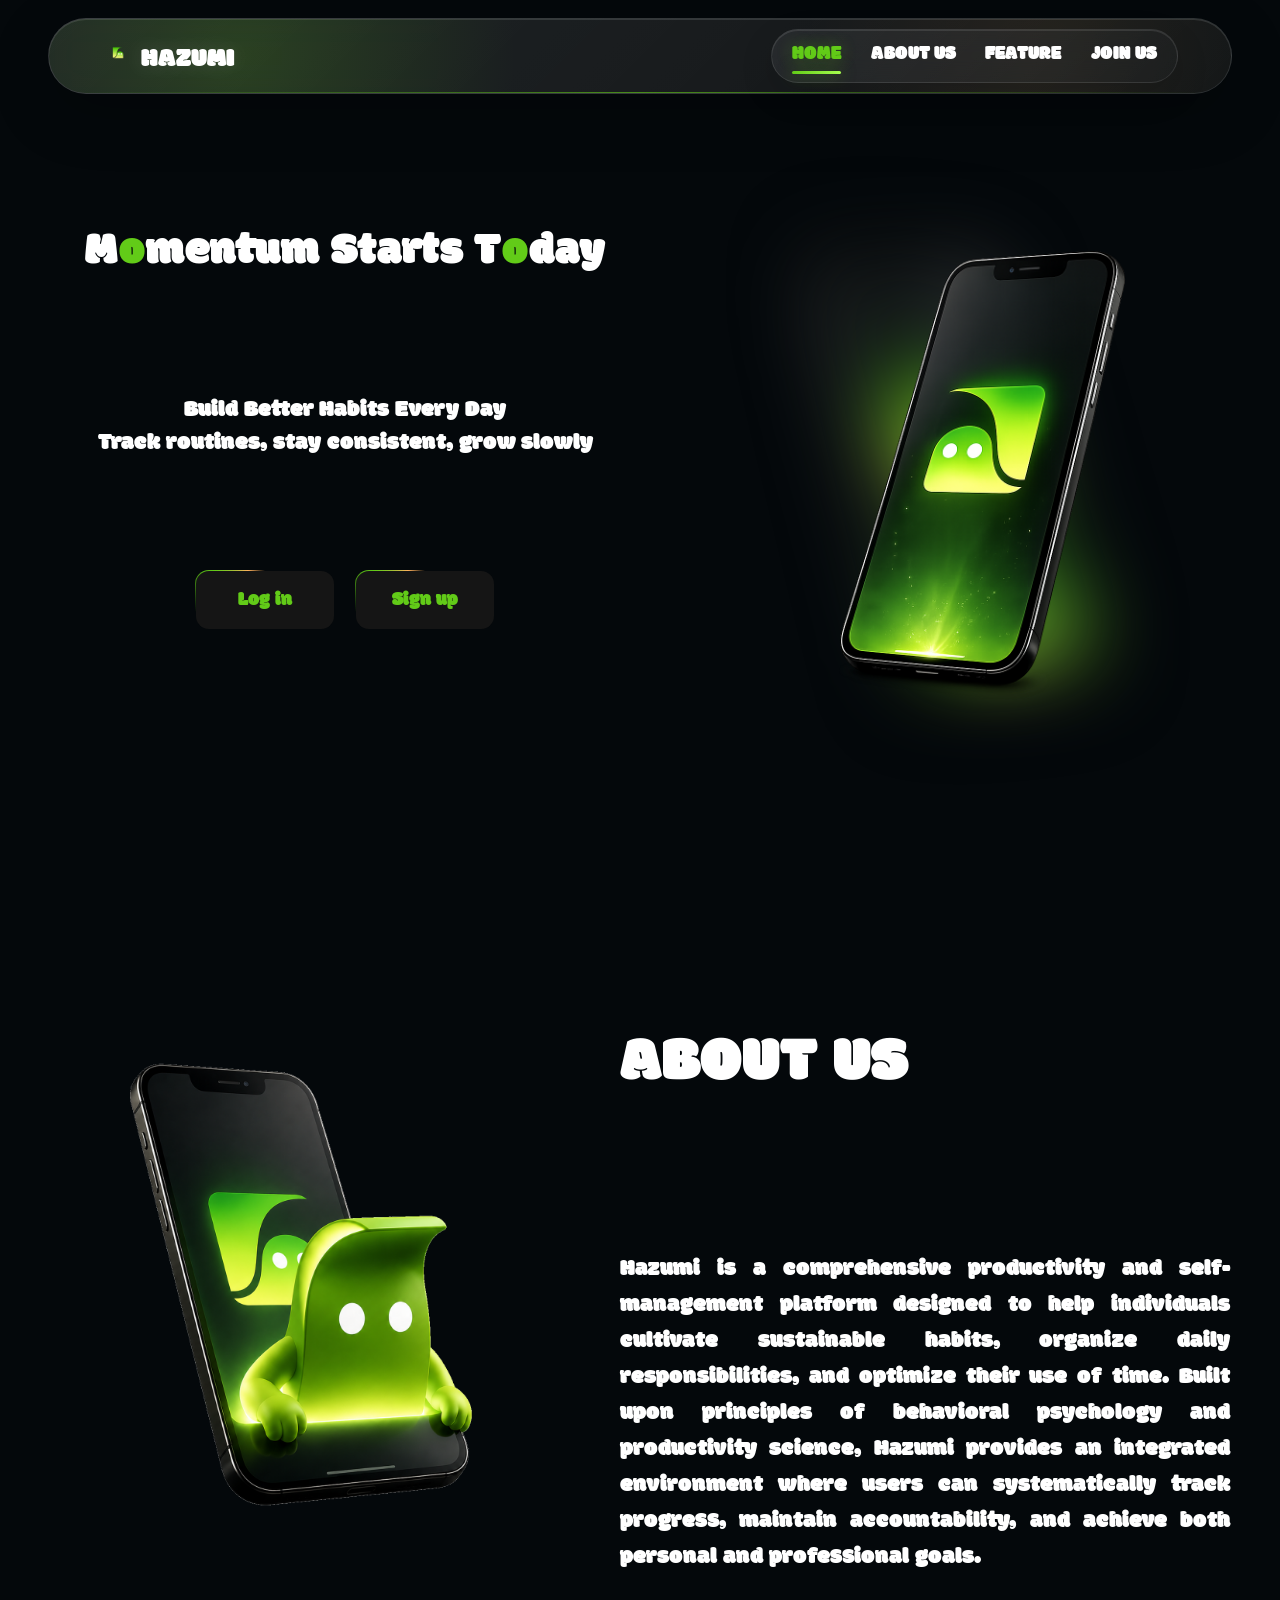
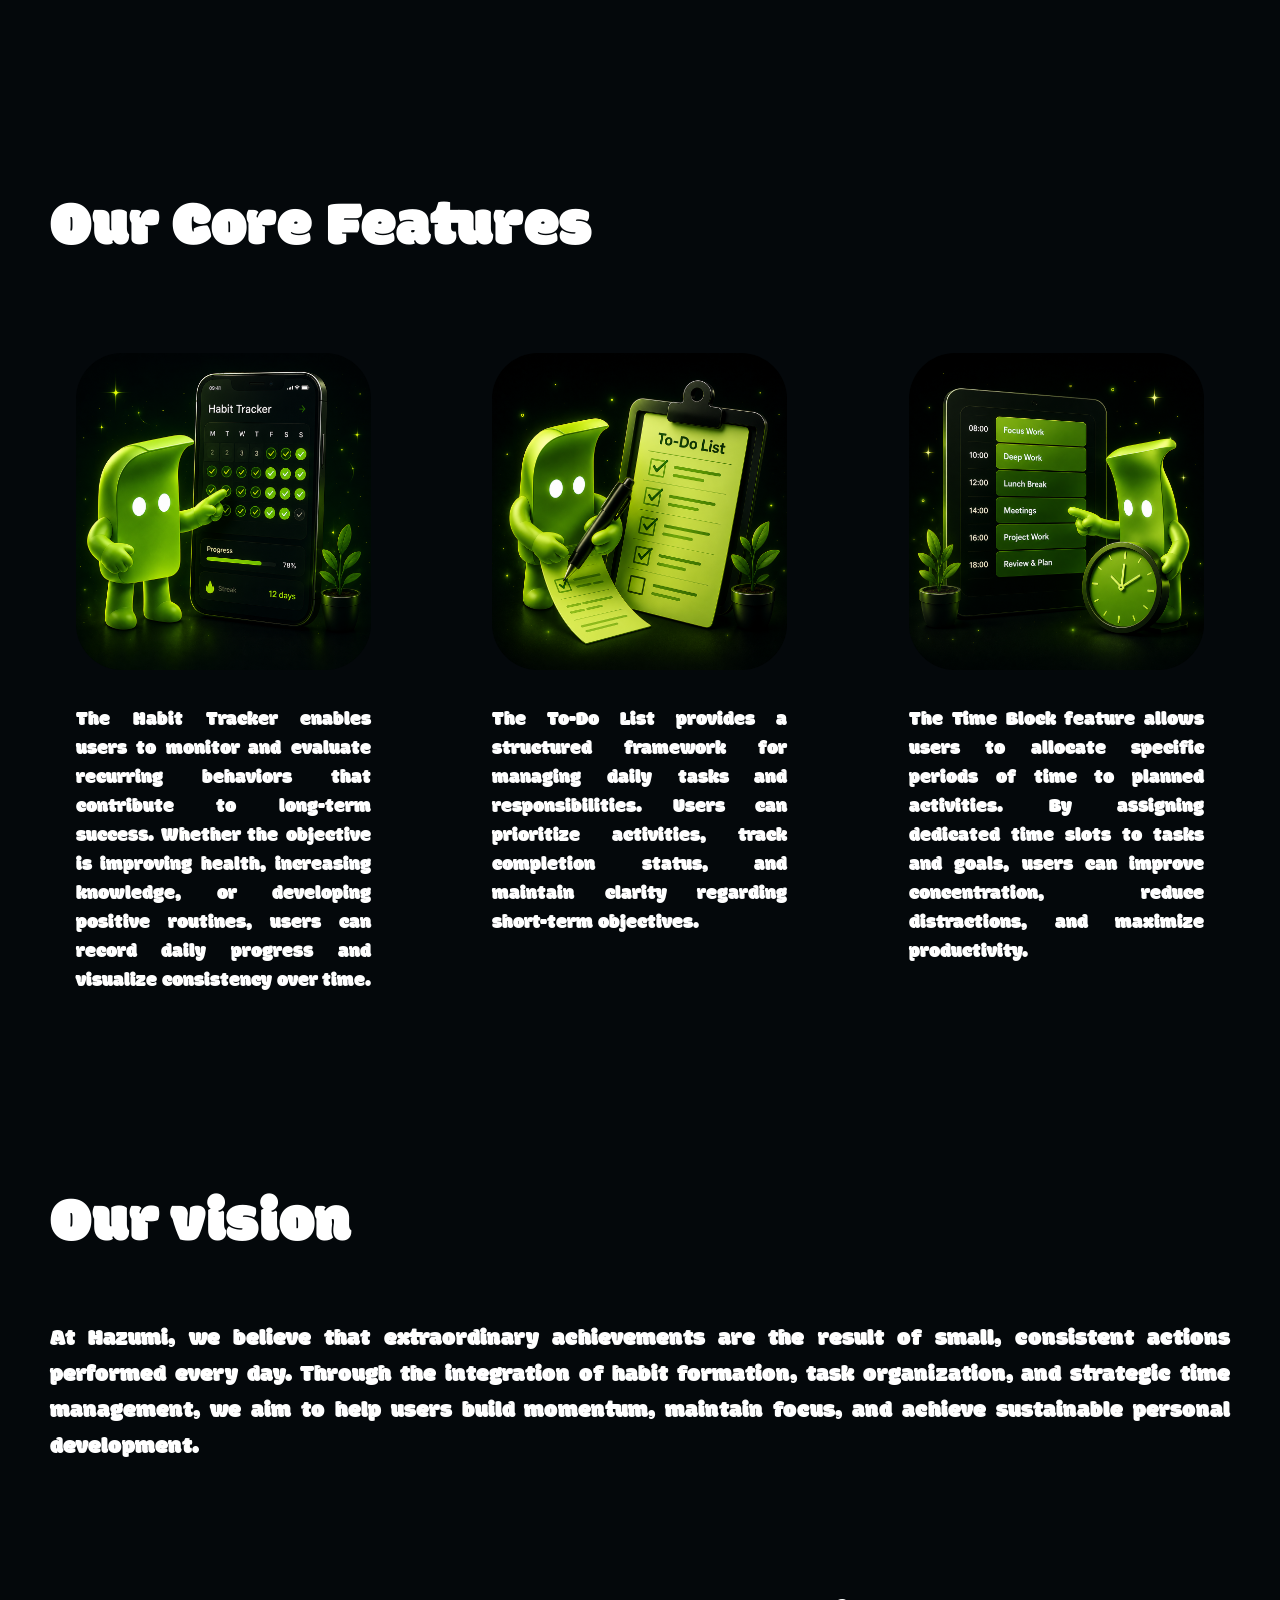
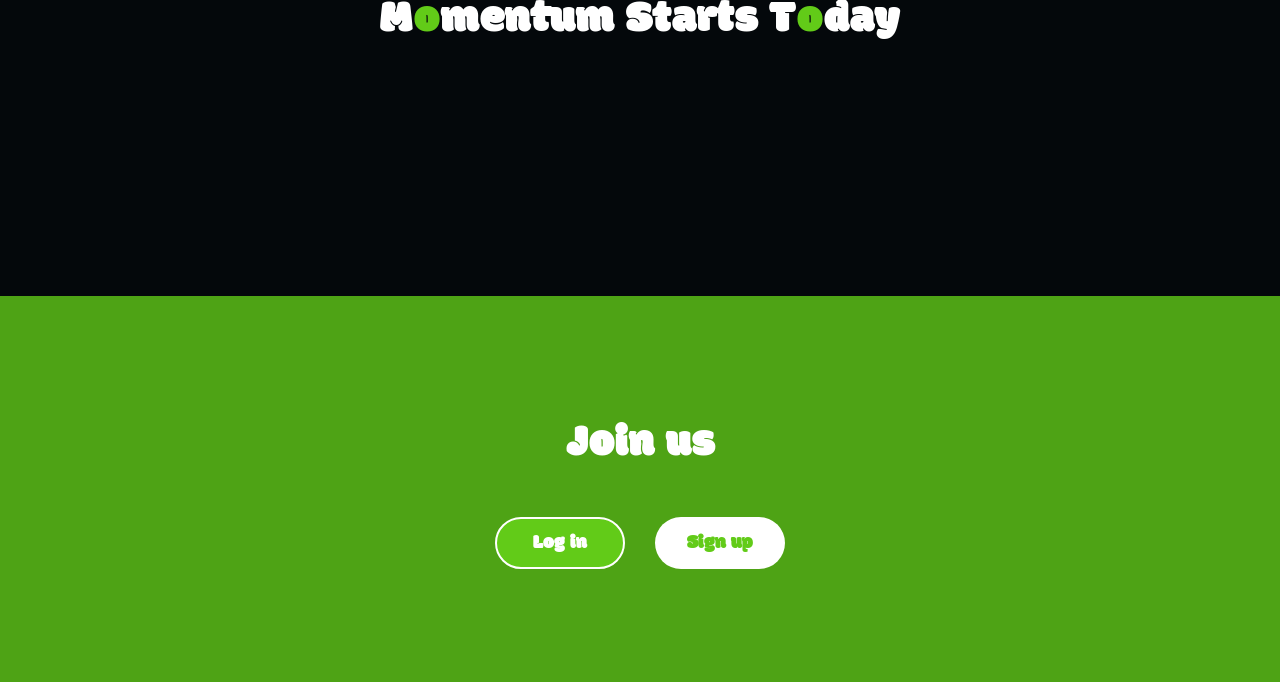
<file: index.html>
<!DOCTYPE html>
<html lang="en">
<head>
  <meta charset="UTF-8" />
  <meta name="viewport" content="width=device-width, initial-scale=1.0" />
  <title>Hazumi</title>
  <link rel="stylesheet" href="style.css?v=20260728-responsive-title-1" />
</head>
<body>
  <div class="desktop-1">
    <header class="rectangle-4"></header>
    <a href="index.html#home" class="hazumi-logo-link" aria-label="Hazumi home">
      <img class="hazumi-1" src="images/logo.png" alt="Hazumi logo" />
    </a>
    <a href="index.html#home" class="hazumi">HAZUMI</a>
    <nav class="frame-1">
      <a href="#home" class="home active">HOME</a>
      <a href="#about" class="about-us">ABOUT US</a>
      <a href="#feature" class="feature">FEATURE</a>
      <a href="#join" class="join-us">JOIN US</a>
    </nav>
    <div class="rectangle-1"></div>
    <section id="home">
      <div class="momentum-starts-today">
        <span class="momentum-starts-today-span">M</span>
        <span class="momentum-starts-today-span2">o</span>
        <span class="momentum-starts-today-span">mentum Starts T</span>
        <span class="momentum-starts-today-span2">o</span>
        <span class="momentum-starts-today-span">day</span>
      </div>
      <div class="build-better-habits-every-day-track-routines-stay-consistent-grow-slowly">
        Build Better Habits Every Day
        <br />
        Track routines, stay consistent, grow slowly
      </div>
      <img class="_1-1" src="images/hero.png" alt="Hazumi character blur" />
      <img class="_1-2" src="images/hero.png" alt="Hazumi character" />
<button type="button" class="log-in">
  Log in
</button>
<button type="button" class="sign-up">
  Sign up
</button>
    </section>
    <section id="about">
      <img class="_2-1" src="images/about.png" alt="Hazumi about character" />
      <h2 class="about-us2">ABOUT US</h2>
      <p class="aboutus">
        Hazumi is a comprehensive productivity and self-management platform designed
        to help individuals cultivate sustainable habits, organize daily
        responsibilities, and optimize their use of time. Built upon principles of
        behavioral psychology and productivity science, Hazumi provides an
        integrated environment where users can systematically track progress,
        maintain accountability, and achieve both personal and professional goals.
      </p>
    </section>
    <section id="feature">
      <h2 class="our-core-features">Our Core Features</h2>
      <img class="rectangle-5" src="images/habittracker.png" alt="Habit tracker feature" />
      <img class="rectangle-6" src="images/todolist.png" alt="To-do list feature" />
      <img class="rectangle-7" src="images/timeblock.png" alt="Time block feature" />
      <p class="habit-tracker">
        The Habit Tracker enables users to monitor and evaluate recurring behaviors
        that contribute to long-term success. Whether the objective is improving
        health, increasing knowledge, or developing positive routines, users can
        record daily progress and visualize consistency over time.
      </p>
      <p class="to-do-list">
        The To-Do List provides a structured framework for managing daily tasks and
        responsibilities. Users can prioritize activities, track completion status,
        and maintain clarity regarding short-term objectives.
      </p>
      <p class="time-block">
        The Time Block feature allows users to allocate specific periods of time to
        planned activities. By assigning dedicated time slots to tasks and goals,
        users can improve concentration, reduce distractions, and maximize
        productivity.
      </p>
    </section>
    <section id="vision">
      <h2 class="our-vision">Our vision</h2>
      <p class="visiontext">
        At Hazumi, we believe that extraordinary achievements are the result of
        small, consistent actions performed every day. Through the integration of
        habit formation, task organization, and strategic time management, we aim to
        help users build momentum, maintain focus, and achieve sustainable personal
        development.
      </p>
      <div class="momentum-starts-today2">
        <span class="momentum-starts-today-2-span">M</span>
        <span class="momentum-starts-today-2-span2">o</span>
        <span class="momentum-starts-today-2-span">mentum Starts T</span>
        <span class="momentum-starts-today-2-span2">o</span>
        <span class="momentum-starts-today-2-span">day</span>
      </div>
    </section>
    <section id="join">
      <div class="rectangle-8"></div>
      <h2 class="join-us2">Join us</h2>
      <button type="button" class="log-in2">Log in</button>
      <button type="button" class="sign-up2">Sign up</button>
    </section>
  </div>
<script src="assets/js/index.js"></script>
</body>
</html>
</file>
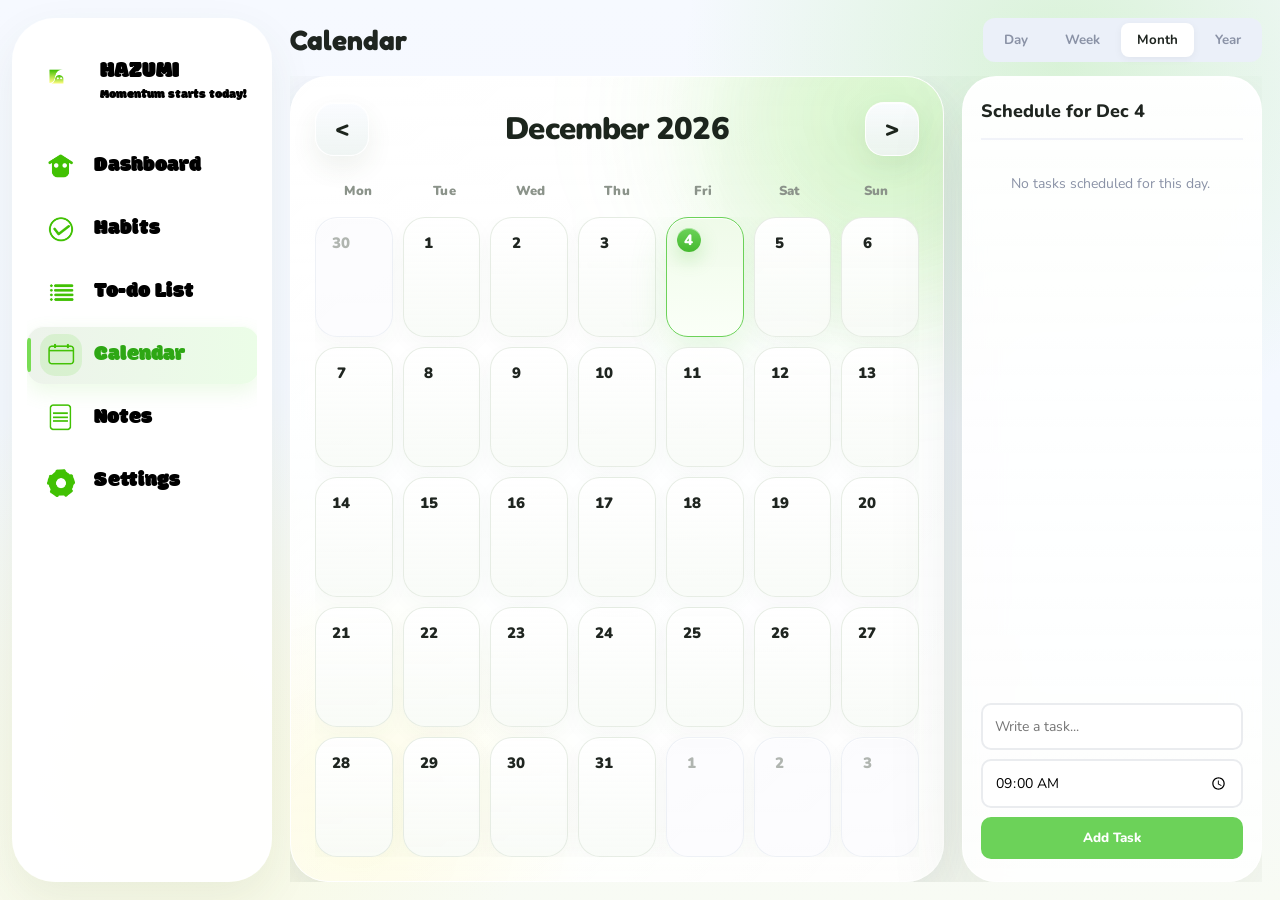
<file: calendar.html>
<!DOCTYPE html>
<html lang="en">
<head>
    <meta charset="UTF-8">
    <meta name="viewport" content="width=device-width, initial-scale=1.0">
    <title>HAZUMI - Calendar</title>
    <link href="https://fonts.googleapis.com/css2?family=Fredoka+One&family=Modak&family=Nunito:wght@400;600;700;800&display=swap" rel="stylesheet">
    <style>
        :root {
            --bg-color: #F4F7FC;
            --sidebar-bg: #FFFFFF;
            --primary-color: #6CD259; /* Matches your brand's signature green */
            --primary-hover: #59B847;
            --text-dark: #22252A;
            --text-muted: #8A92A6;
            --border-radius: 20px;
            --card-shadow: 0 8px 24px rgba(149, 157, 165, 0.1);
        }
        * {
            box-sizing: border-box;
            margin: 0;
            padding: 0;
            font-family: 'Nunito', sans-serif;
        }
        html,
        body {
            width: 100%;
            height: 100%;
        }
        body {
            min-width: 1180px;
            min-height: 620px;
            background-color: var(--bg-color);
            color: var(--text-dark);
            display: flex;
            height: 100dvh;
            overflow-x: auto;
            overflow-y: hidden;
        }

 /* SIDEBAR  */
.hazumi-sidebar {
  width: 260px;
  height: calc(100dvh - 36px);
  min-height: 0;
  margin: 18px 0 18px 12px;
  padding: 18px 14px;
  flex: 0 0 260px;
  display: flex;
  flex-direction: column;
  background: rgba(255, 255, 255, 0.96);
  border: 1px solid rgba(255, 255, 255, 0.9);
  border-radius: 43px;
  box-shadow:
    0 18px 45px rgba(66, 92, 57, 0.08),
    inset 0 1px 0 rgba(255, 255, 255, 0.85);
  overflow: hidden;
}
/* Brand */
.hazumi-brand {
  height: 88px;
  flex: 0 0 88px;
  display: flex;
  align-items: center;
  gap: 2px;
  padding: 0 8px;
  color: #000000;
  text-decoration: none;
}
.hazumi-brand img {
  width: 62px;
  height: 62px;
  flex-shrink: 0;
  object-fit: contain;
}
.hazumi-brand-title {
  margin-left: 1px;
  color: #000000;
  font-family: "Modak", system-ui;
  font-size: 23px;
  font-weight: 400;
  line-height: 1;
}
.hazumi-brand-subtitle {
  margin-top: 6px;
  margin-left: 1px;
  color: #000000;
  font-family: "Modak", system-ui;
  font-size: 13px;
  font-weight: 400;
  line-height: 1;
  white-space: nowrap;
}
/* Menu */
.hazumi-menu {
  min-height: 0;
  flex: 1;
  margin-top: 12px;
  display: flex;
  flex-direction: column;
  gap: 5px;
  overflow-y: auto;
  overflow-x: hidden;
  scrollbar-width: none;
}
.hazumi-menu::-webkit-scrollbar {
  display: none;
}
.hazumi-menu-item {
  position: relative;
  width: 232px;
  height: 58px;
  min-height: 58px;
  display: flex;
  align-items: center;
  gap: 12px;
  padding: 0 13px;
  color: #111111;
  text-decoration: none;
  border-radius: 17px;
  overflow: hidden;
  transition:
    background 0.22s ease,
    transform 0.22s ease,
    box-shadow 0.22s ease;
}
.hazumi-menu-item::before {
  content: "";
  position: absolute;
  left: 0;
  top: 50%;
  width: 4px;
  height: 0;
  background: #78dc54;
  border-radius: 999px;
  transform: translateY(-50%);
  transition: height 0.22s ease;
}
.hazumi-menu-icon {
  width: 42px;
  height: 42px;
  display: grid;
  place-items: center;
  flex-shrink: 0;
  border-radius: 15px;
  transition:
    background 0.22s ease,
    transform 0.22s ease;
}
.hazumi-menu-icon img {
  width: 32px;
  height: 32px;
  display: block;
  object-fit: contain;
  transition:
    transform 0.22s ease,
    filter 0.22s ease;
}
.hazumi-menu-text {
  color: #000000;
  font-family: "Modak", system-ui;
  font-size: 22px;
  font-weight: 400;
  line-height: 1;
  white-space: nowrap;
  transition:
    color 0.22s ease,
    transform 0.22s ease;
}
/* Hover */
.hazumi-menu-item:hover {
  background: linear-gradient(
    90deg,
    rgba(237, 243, 235, 0.95) 0%,
    rgba(235, 253, 231, 0.95) 100%
  );
  transform: translateX(3px);
  box-shadow: 0 8px 20px rgba(120, 220, 84, 0.12);
}
.hazumi-menu-item:hover::before {
  height: 30px;
}
.hazumi-menu-item:hover .hazumi-menu-icon {
  background: rgba(120, 220, 84, 0.16);
}
.hazumi-menu-item:hover .hazumi-menu-icon img {
  transform: scale(1.07) rotate(-3deg);
}
.hazumi-menu-item:hover .hazumi-menu-text {
  color: #35a918;
  transform: translateX(2px);
}
/* Active */
.hazumi-menu-item.active {
  background: linear-gradient(
    90deg,
    rgba(237, 243, 235, 1) 0%,
    rgba(235, 253, 231, 1) 100%
  );
  box-shadow:
    0 8px 20px rgba(120, 220, 84, 0.14),
    inset 0 1px 0 rgba(255, 255, 255, 0.75);
}
.hazumi-menu-item.active::before {
  height: 34px;
}
.hazumi-menu-item.active .hazumi-menu-icon {
  background: rgba(120, 220, 84, 0.18);
}
.hazumi-menu-item.active .hazumi-menu-text {
  color: #2ea714;
}
/* Click feeling */
.hazumi-menu-item:active {
  transform: translateX(3px) scale(0.985);
}    
        /* MAIN CONTENT */
        .main-container {
            min-width: 0;
            min-height: 0;
            height: 100dvh;
            flex: 1;
            padding: 18px;
            display: flex;
            flex-direction: column;
            gap: 14px;
            overflow: hidden;
        }
        /* HEADER & NAV */
        .calendar-header {
            min-height: 42px;
            flex: 0 0 auto;
            display: flex;
            justify-content: space-between;
            align-items: center;
        }
        .calendar-layout {
            min-width: 0;
            min-height: 0;
            flex: 1;
            display: flex;
            gap: 18px;
            overflow: hidden;
        }
        .calendar-title {
            font-family: 'Fredoka One', sans-serif;
            font-size: 28px;
            color: var(--text-dark);
        }
        .view-switcher {
            background: #EBF0F9;
            padding: 5px;
            border-radius: 12px;
            display: flex;
            gap: 5px;
        }
        .view-btn {
            border: none;
            background: transparent;
            padding: 8px 16px;
            border-radius: 8px;
            font-weight: 700;
            cursor: pointer;
            color: var(--text-muted);
            transition: all 0.2s ease;
        }
        .view-btn.active {
            background: white;
            color: var(--text-dark);
            box-shadow: 0 2px 8px rgba(0,0,0,0.05);
        }
        /* CALENDAR CARD */
        .calendar-card {
            min-width: 0;
            min-height: 0;
            height: 100%;
            flex: 1;
            padding: 20px;
            display: flex;
            flex-direction: column;
            overflow: hidden;
            background: white;
            border-radius: var(--border-radius);
            box-shadow: var(--card-shadow);
        }
        .month-nav {
            min-height: 40px;
            flex: 0 0 auto;
            display: flex;
            justify-content: space-between;
            align-items: center;
            margin-bottom: 12px;
        }
        .calendar-content-area {
            min-width: 0;
            min-height: 0;
            flex: 1;
            display: flex;
            flex-direction: column;
            overflow: hidden;
        }
        .month-name {
            font-size: 22px;
            font-weight: 800;
        }
        .nav-btn {
            background: #F1F3F9;
            border: none;
            width: 40px;
            height: 40px;
            border-radius: 50%;
            cursor: pointer;
            font-weight: bold;
            font-size: 18px;
            display: flex;
            align-items: center;
            justify-content: center;
            transition: background 0.2s;
        }
        .nav-btn:hover {
            background: #E2E6F0;
        }
        /* GRID */
        .grid-header {
            min-height: 24px;
            flex: 0 0 auto;
            display: grid;
            grid-template-columns: repeat(7, minmax(0, 1fr));
            align-items: center;
            margin-bottom: 8px;
            color: var(--text-muted);
            font-size: 12px;
            font-weight: 800;
            text-align: center;
        }
        .grid-body {
            min-width: 0;
            min-height: 0;
            height: 100%;
            flex: 1;
            display: grid;
            grid-template-columns: repeat(7, minmax(0, 1fr));
            grid-auto-rows: minmax(0, 1fr);
            gap: 8px;
            overflow: hidden;
        }
        .day-cell {
            position: relative;
            min-width: 0;
            min-height: 0;
            padding: 7px;
            display: flex;
            flex-direction: column;
            justify-content: flex-start;
            overflow: hidden;
            cursor: pointer;
            background: #FAFBFC;
            border: 2px solid #F1F3F9;
            border-radius: 12px;
            transition: all 0.15s ease;
        }
        .day-cell:hover {
            border-color: var(--primary-color);
            background: #F7FCF5;
        }
        .day-cell.today {
            border-color: var(--primary-color);
            background: #F0FAF0;
        }
        .day-cell.today .day-number {
            background: var(--primary-color);
            color: white;
            width: 24px;
            height: 24px;
            border-radius: 50%;
            display: inline-flex;
            align-items: center;
            justify-content: center;
        }
        .day-cell.other-month {
            opacity: 0.4;
        }
        .day-number {
            font-weight: 800;
            font-size: 14px;
        }
        .task-count-wrap {
            margin-top: auto;
            padding-top: 10px;
            display: flex;
            justify-content: flex-start;
            align-items: flex-end;
        }
        .task-count-badge {
            min-width: 28px;
            height: 28px;
            padding: 0 10px;
            display: inline-flex;
            align-items: center;
            justify-content: center;
            gap: 6px;
            color: #ffffff;
            font-size: 12px;
            font-weight: 800;
            line-height: 1;
            background: linear-gradient(135deg, var(--primary-color), #86EA6D);
            border-radius: 999px;
            box-shadow:
                0 10px 20px rgba(108, 210, 89, 0.20),
                inset 0 1px 0 rgba(255, 255, 255, 0.35);
        }
        .task-count-dot {
            width: 8px;
            height: 8px;
            border-radius: 50%;
            background: rgba(255, 255, 255, 0.95);
            box-shadow: 0 0 8px rgba(255, 255, 255, 0.65);
            flex: 0 0 8px;
        }
        .task-count-number {
            display: inline-block;
            min-width: 8px;
        }
        .event-indicator {
            display: none;
        }
      /* TASK (iOS  Sidebar) */
        .task-panel {
            width: 300px;
            min-height: 0;
            height: 100%;
            flex: 0 0 300px;
            padding: 22px 18px;
            display: flex;
            flex-direction: column;
            gap: 14px;
            overflow: hidden;
            background: white;
            border-radius: var(--border-radius);
            box-shadow: var(--card-shadow);
        }
        .task-panel-header {
            font-weight: 800;
            font-size: 18px;
            border-bottom: 2px solid #F1F3F9;
            padding-bottom: 15px;
        }
        .task-list {
            min-height: 0;
            flex: 1;
            padding-right: 3px;
            overflow-y: auto;
            display: flex;
            flex-direction: column;
            gap: 10px;
            scrollbar-width: thin;
            scrollbar-color: var(--primary-color) #edf1eb;
        }
        .task-item {
            background: #F8FAF7;
            border-left: 4px solid var(--primary-color);
            padding: 12px;
            border-radius: 8px;
            display: flex;
            justify-content: space-between;
            align-items: center;
            box-shadow: 0 2px 6px rgba(0,0,0,0.02);
        }
        .task-info h4 {
            font-weight: 700;
            font-size: 14px;
        }
        .task-info span {
            font-size: 11px;
            color: var(--text-muted);
        }
        .delete-btn {
            background: none;
            border: none;
            color: #FF5A5A;
            cursor: pointer;
            font-weight: bold;
            font-size: 18px;
            padding: 5px;
            line-height: 1;
        }
        .add-task-form {
            flex: 0 0 auto;
            display: flex;
            flex-direction: column;
            gap: 9px;
        }
        .task-input {
            width: 100%;
            padding: 12px;
            border: 2px solid #EAECEF;
            border-radius: 10px;
            outline: none;
            font-size: 14px;
        }
        .task-input:focus {
            border-color: var(--primary-color);
        }
        .time-selects {
            display: flex;
            gap: 8px;
        }
        .add-btn {
            background: var(--primary-color);
            color: white;
            border: none;
            padding: 12px;
            border-radius: 10px;
            font-weight: 800;
            cursor: pointer;
            transition: background 0.2s;
        }
        .add-btn:hover {
            background: var(--primary-hover);
        }
        /* Short laptop screens */
        @media (max-height: 760px) {
            .main-container {
                padding: 12px;
                gap: 10px;
            }
            .hazumi-sidebar {
                height: calc(100dvh - 24px);
                margin-top: 12px;
                margin-bottom: 12px;
                padding: 16px 14px;
            }
            .hazumi-brand {
                height: 80px;
                flex-basis: 80px;
            }
            .hazumi-menu {
                margin-top: 10px;
                gap: 4px;
            }
            .hazumi-menu-item {
                height: 54px;
                min-height: 54px;
            }
            .calendar-card {
                padding: 14px;
            }
            .month-nav {
                margin-bottom: 7px;
            }
            .task-panel {
                padding: 16px 14px;
                gap: 10px;
            }
            .task-panel-header {
                padding-bottom: 10px;
            }
            .task-input {
                padding: 9px 10px;
            }
            .add-btn {
                padding: 10px;
            }
            .grid-body {
                gap: 6px;
            }
            .day-cell {
                padding: 5px;
                border-radius: 10px;
            }
        }
        @media (max-width: 1250px) and (min-width: 1025px) {
            .main-container {
                min-width: 900px;
            }
        }
        /* RESPONSIVE*/
        @media (max-width: 1024px) {
            html,
            body {
                width: 100%;
                min-width: 0;
                min-height: 100%;
                height: auto;
                overflow-x: hidden;
                overflow-y: auto;
                background:
                    radial-gradient(circle at 86% 4%, rgba(120, 220, 84, 0.22), transparent 26%),
                    radial-gradient(circle at 10% 22%, rgba(255, 233, 31, 0.13), transparent 28%),
                    var(--bg-color);
            }
            body {
                display: block;
                padding: 0;
            }
            .hazumi-sidebar {
                display: block !important;
                position: fixed;
                left: 12px;
                right: 12px;
                bottom: 12px;
                top: auto;
                z-index: 9999;
                width: auto;
                height: 76px;
                min-height: 0;
                margin: 0;
                padding: 8px;
                background: rgba(255, 255, 255, 0.9);
                border: 1px solid rgba(255, 255, 255, 0.95);
                border-radius: 28px;
                box-shadow:
                    0 18px 45px rgba(66, 92, 57, 0.18),
                    inset 0 1px 0 rgba(255, 255, 255, 0.9);
                backdrop-filter: blur(18px);
                -webkit-backdrop-filter: blur(18px);
                overflow: hidden;
            }
            .hazumi-brand {
                display: none !important;
            }
            .hazumi-menu {
                width: 100%;
                height: 100%;
                margin: 0;
                display: grid;
                grid-template-columns: repeat(5, minmax(0, 1fr));
                gap: 5px;
                overflow: visible;
            }
            .hazumi-menu-item:nth-child(6) {
                display: none !important;
            }
            .hazumi-menu-item {
                position: relative;
                width: auto;
                height: 60px;
                min-height: 0;
                padding: 6px 2px;
                display: flex;
                flex-direction: column;
                align-items: center;
                justify-content: center;
                gap: 4px;
                color: #7b8278;
                text-decoration: none;
                border-radius: 22px;
                background: transparent;
                box-shadow: none;
                transform: none;
                transition:
                    background 0.18s ease,
                    color 0.18s ease,
                    transform 0.18s ease;
            }
            .hazumi-menu-item::before {
                display: none;
            }
            .hazumi-menu-icon {
                width: 28px;
                height: 28px;
                display: grid;
                place-items: center;
                border-radius: 12px;
                background: transparent;
            }
            .hazumi-menu-icon img {
                width: 25px;
                height: 25px;
                display: block;
                object-fit: contain;
            }
            .hazumi-menu-text {
                max-width: 100%;
                color: inherit;
                font-family: Arial, sans-serif;
                font-size: 10px;
                font-weight: 800;
                line-height: 1;
                white-space: nowrap;
                overflow: hidden;
                text-overflow: ellipsis;
            }
            .hazumi-menu-item:hover {
                transform: none;
                box-shadow: none;
            }
            .hazumi-menu-item:active {
                transform: scale(0.94);
            }
            .hazumi-menu-item.active {
                color: #2ea714;
                background: linear-gradient(
                    180deg,
                    rgba(237, 243, 235, 1) 0%,
                    rgba(235, 253, 231, 1) 100%
                );
                box-shadow:
                    0 8px 20px rgba(120, 220, 84, 0.16),
                    inset 0 1px 0 rgba(255, 255, 255, 0.85);
            }

            .hazumi-menu-item.active .hazumi-menu-icon {
                background: rgba(120, 220, 84, 0.16);
            }
            .hazumi-menu-item.active .hazumi-menu-icon img {
                transform: scale(1.05);
            }
            .main-container {
                width: 100%;
                min-width: 0;
                min-height: 100dvh;
                height: auto;
                padding: 14px 14px 104px;
                display: flex;
                flex-direction: column;
                gap: 16px;
                overflow: visible;
            }
            .calendar-header {
                min-height: 0;
                display: flex;
                flex-direction: column;
                align-items: stretch;
                justify-content: flex-start;
                gap: 14px;
            }
            .calendar-title {
                font-size: clamp(40px, 13vw, 56px);
                line-height: 0.95;
            }
            .view-switcher {
                width: 100%;
                display: grid;
                grid-template-columns: repeat(4, minmax(0, 1fr));
                gap: 5px;
                padding: 5px;
                border-radius: 16px;
            }
            .view-btn {
                width: 100%;
                min-width: 0;
                padding: 10px 6px;
                font-size: 12px;
                border-radius: 12px;
            }
            .calendar-layout {
                width: 100%;
                min-width: 0;
                min-height: 0;
                flex: none;
                display: flex;
                flex-direction: column;
                gap: 16px;
                overflow: visible;
            }
            .calendar-card {
                width: 100%;
                min-width: 0;
                min-height: 0;
                height: auto;
                flex: none;
                padding: 16px;
                border-radius: 30px;
                overflow: hidden;
            }
            .month-nav {
                min-height: 44px;
                margin-bottom: 12px;
                gap: 10px;
            }
            .month-name {
                min-width: 0;
                font-size: 20px;
                text-align: center;
            }
            .nav-btn {
                width: 42px;
                height: 42px;
                flex: 0 0 42px;
            }
            .calendar-content-area {
                min-height: 0;
                height: auto;
                overflow: visible;
            }
            .grid-header {
                min-height: 28px;
                margin-bottom: 8px;
                font-size: 11px;
            }
            .grid-body {
                min-width: 0;
                min-height: 0;
                height: auto;
                display: grid;
                grid-auto-rows: minmax(78px, auto);
                gap: 7px;
                overflow: visible;
            }
            .day-cell {
                min-height: 78px;
                padding: 7px;
                border-width: 1.5px;
                border-radius: 14px;
                overflow: hidden;
            }
            .day-number {
                font-size: 13px;
            }
            .day-cell.today .day-number {
                width: 24px;
                height: 24px;
            }
            .event-indicator {
                margin-top: 4px;
                padding: 2px 5px;
                font-size: 9px;
                line-height: 1.25;
            }
            .task-panel {
                width: 100%;
                min-width: 0;
                min-height: 0;
                height: auto;
                flex: none;
                padding: 18px 16px;
                display: flex;
                flex-direction: column;
                gap: 14px;
                border-radius: 30px;
                overflow: hidden;
            }
            .task-panel-header {
                padding-bottom: 13px;
                font-size: 18px;
            }
            .task-list {
                min-height: 180px;
                max-height: 360px;
                padding-right: 2px;
                overflow-y: auto;
                -webkit-overflow-scrolling: touch;
            }
            .task-item {
                padding: 12px;
                border-radius: 13px;
            }
            .task-info h4 {
                font-size: 14px;
                line-height: 1.35;
            }
            .task-info span {
                font-size: 11px;
            }
            .delete-btn {
                width: 32px;
                height: 32px;
                display: grid;
                place-items: center;
                flex: 0 0 32px;
                border-radius: 50%;
            }
            .delete-btn:active {
                color: #ffffff;
                background: #ff5a5a;
            }
            .add-task-form {
                display: grid;
                grid-template-columns: 1fr;
                gap: 10px;
            }
            .task-input {
                min-width: 0;
                height: 44px;
                padding: 0 13px;
                border-radius: 14px;
            }
            .time-selects {
                display: grid;
                grid-template-columns: 1fr;
                gap: 8px;
            }
            .add-btn {
                height: 46px;
                padding: 0 14px;
                border-radius: 14px;
                font-size: 14px;
            }
        }
        @media (max-width: 420px) {
            .task-count-wrap {
                padding-top: 6px;
            }
            .task-count-badge {
                min-width: 22px;
                height: 22px;
                padding: 0 8px;
                gap: 5px;
                font-size: 10px;
            }
            .task-count-dot {
                width: 6px;
                height: 6px;
                flex-basis: 6px;
            }
            .main-container {
                padding: 12px 10px 100px;
                gap: 14px;
            }
            .calendar-title {
                font-size: clamp(38px, 14vw, 50px);
            }
            .view-btn {
                padding: 9px 4px;
                font-size: 11px;
            }
            .calendar-card {
                padding: 13px;
                border-radius: 26px;
            }
            .month-name {
                font-size: 18px;
            }
            .nav-btn {
                width: 40px;
                height: 40px;
                flex-basis: 40px;
            }
            .grid-header {
                font-size: 10px;
            }
            .grid-body {
                gap: 5px;
                grid-auto-rows: minmax(66px, auto);
            }
            .day-cell {
                min-height: 66px;
                padding: 5px;
                border-radius: 11px;
            }
            .day-number {
                font-size: 12px;
            }
            .day-cell.today .day-number {
                width: 22px;
                height: 22px;
            }
            .event-indicator {
                display: block;
                max-width: 100%;
                padding: 2px 4px;
                font-size: 8px;
            }
            .task-panel {
                padding: 16px 14px;
                border-radius: 26px;
            }
            .task-list {
                max-height: 330px;
            }
            .hazumi-sidebar {
                left: 10px;
                right: 10px;
                bottom: 10px;
                height: 72px;
                padding: 7px;
                border-radius: 26px;
            }
            .hazumi-menu {
                gap: 4px;
            }
            .hazumi-menu-item {
                height: 58px;
                padding: 5px 1px;
                border-radius: 20px;
            }
            .hazumi-menu-icon {
                width: 26px;
                height: 26px;
            }
            .hazumi-menu-icon img {
                width: 23px;
                height: 23px;
            }
            .hazumi-menu-text {
                font-size: 9px;
            }
        }
        /* GLASS CALENDAR*/
        :root {
            --bg-color: #F4F7FC;
            --primary-color: #6CD259;
            --primary-hover: #45B92F;
            --text-dark: #1F2520;
            --text-muted: #8A92A6;
            --border-radius: 32px;
            --card-shadow:
                0 28px 80px rgba(66, 92, 57, 0.12),
                0 8px 24px rgba(149, 157, 165, 0.08);
            --glass-border: rgba(255, 255, 255, 0.78);
            --green-glow: rgba(108, 210, 89, 0.28);
        }
        body {
            background:
                radial-gradient(circle at 83% 7%, rgba(120, 220, 84, 0.23), transparent 28%),
                radial-gradient(circle at 14% 82%, rgba(255, 233, 31, 0.10), transparent 28%),
                linear-gradient(180deg, #F6F9FF 0%, #F4F8FF 46%, #F8FBF4 100%);
        }
        .calendar-card {
            position: relative;
            min-width: 0;
            min-height: 0;
            height: 100%;
            flex: 1;
            padding: 24px;
            display: flex;
            flex-direction: column;
            overflow: hidden;
            background:
                linear-gradient(180deg, rgba(255, 255, 255, 0.94) 0%, rgba(255, 255, 255, 0.78) 100%);
            border: 1px solid var(--glass-border);
            border-radius: 38px;
            box-shadow:
                0 30px 90px rgba(66, 92, 57, 0.12),
                0 12px 30px rgba(149, 157, 165, 0.08),
                inset 0 1px 0 rgba(255, 255, 255, 0.94);
            backdrop-filter: blur(20px);
            -webkit-backdrop-filter: blur(20px);
        }
        .calendar-card::before {
            content: "";
            position: absolute;
            inset: 0;
            z-index: 0;
            pointer-events: none;
            background:
                radial-gradient(circle at 94% 8%, rgba(120, 220, 84, 0.16), transparent 25%),
                radial-gradient(circle at 10% 92%, rgba(255, 233, 31, 0.10), transparent 25%),
                linear-gradient(135deg, rgba(255, 255, 255, 0.48), rgba(255, 255, 255, 0));
        }
        .calendar-card::after {
            content: "";
            position: absolute;
            right: -120px;
            top: -140px;
            z-index: 0;
            width: 360px;
            height: 360px;
            pointer-events: none;
            background: rgba(120, 220, 84, 0.18);
            border-radius: 50%;
            filter: blur(76px);
        }
        .calendar-card > * {
            position: relative;
            z-index: 1;
        }
        .month-nav {
            min-height: 56px;
            flex: 0 0 auto;
            display: grid;
            grid-template-columns: 54px minmax(0, 1fr) 54px;
            align-items: center;
            gap: 14px;
            margin-bottom: 18px;
        }
        .month-name {
            color: #1c251d;
            font-size: 31px;
            font-weight: 900;
            letter-spacing: -0.9px;
            text-align: center;
        }
        .nav-btn {
            width: 54px;
            height: 54px;
            display: grid;
            place-items: center;
            color: #1d251d;
            background:
                linear-gradient(180deg, rgba(250, 252, 255, 0.98), rgba(238, 244, 242, 0.90));
            border: 1px solid rgba(255, 255, 255, 0.95);
            border-radius: 19px;
            cursor: pointer;
            font-weight: 900;
            font-size: 24px;
            box-shadow:
                0 12px 26px rgba(66, 92, 57, 0.08),
                inset 0 1px 0 rgba(255, 255, 255, 0.96);
            transition:
                transform 0.18s ease,
                color 0.18s ease,
                background 0.18s ease,
                box-shadow 0.18s ease;
        }
        .nav-btn:hover {
            color: #ffffff;
            background: linear-gradient(180deg, var(--primary-color), var(--primary-hover));
            transform: translateY(-2px);
            box-shadow: 0 18px 34px rgba(108, 210, 89, 0.28);
        }
        .nav-btn:active {
            transform: translateY(0) scale(0.96);
        }
        .calendar-content-area {
            min-width: 0;
            min-height: 0;
            flex: 1;
            display: flex;
            flex-direction: column;
            overflow: hidden;
        }
        .grid-header {
            min-height: 32px;
            flex: 0 0 auto;
            display: grid;
            grid-template-columns: repeat(7, minmax(0, 1fr));
            align-items: center;
            margin-bottom: 10px;
            color: #8b938a;
            font-size: 13px;
            font-weight: 900;
            text-align: center;
            letter-spacing: 0.2px;
        }
        .grid-header > div {
            padding: 6px 0;
            border-radius: 999px;
        }
        .grid-body {
            min-width: 0;
            min-height: 0;
            height: 100%;
            flex: 1;
            display: grid;
            grid-template-columns: repeat(7, minmax(0, 1fr));
            grid-auto-rows: minmax(0, 1fr);
            gap: 10px;
            overflow: hidden;
        }
        .day-cell {
            position: relative;
            min-width: 0;
            min-height: 0;
            padding: 10px;
            display: flex;
            flex-direction: column;
            justify-content: flex-start;
            overflow: hidden;
            cursor: pointer;
            background:
                linear-gradient(180deg, rgba(255, 255, 255, 0.98) 0%, rgba(248, 251, 247, 0.90) 100%);
            border: 1px solid rgba(224, 232, 221, 0.76);
            border-radius: 22px;
            box-shadow:
                0 8px 22px rgba(67, 84, 63, 0.035),
                inset 0 1px 0 rgba(255, 255, 255, 0.90);
            transition:
                transform 0.18s ease,
                border-color 0.18s ease,
                background 0.18s ease,
                box-shadow 0.18s ease;
        }
        .day-cell::before {
            content: "";
            position: absolute;
            inset: 0;
            z-index: 0;
            pointer-events: none;
            border-radius: inherit;
            background:
                radial-gradient(circle at 18% 12%, rgba(255, 255, 255, 0.92), transparent 24%),
                radial-gradient(circle at 84% 90%, rgba(120, 220, 84, 0.10), transparent 34%);
            opacity: 0;
            transition: opacity 0.18s ease;
        }
        .day-cell > * {
            position: relative;
            z-index: 1;
        }
        .day-cell:hover {
            border-color: rgba(108, 210, 89, 0.58);
            background: rgba(255, 255, 255, 0.98);
            transform: translateY(-2px);
            box-shadow:
                0 18px 38px rgba(66, 92, 57, 0.10),
                inset 0 1px 0 rgba(255, 255, 255, 0.92);
        }
        .day-cell:hover::before {
            opacity: 1;
        }
        .day-cell.today {
            border-color: rgba(108, 210, 89, 0.72);
            background:
                linear-gradient(180deg, rgba(239, 251, 233, 0.98) 0%, rgba(250, 255, 247, 0.96) 100%);
            box-shadow:
                0 16px 36px rgba(108, 210, 89, 0.18),
                inset 0 1px 0 rgba(255, 255, 255, 0.92);
        }
        .day-cell.today .day-number {
            color: #ffffff;
            background:
                linear-gradient(180deg, var(--primary-color), var(--primary-hover));
            box-shadow:
                0 8px 18px rgba(108, 210, 89, 0.30),
                inset 0 1px 0 rgba(255, 255, 255, 0.44);
        }
        .day-cell.other-month {
            opacity: 1;
            background: rgba(250, 251, 253, 0.60);
            border-color: rgba(231, 236, 242, 0.70);
        }
        .day-cell.other-month .day-number {
            color: #b0b5b0;
        }
        .day-number {
            width: 30px;
            height: 30px;
            display: inline-flex;
            align-items: center;
            justify-content: center;
            color: #1f2520;
            font-weight: 900;
            font-size: 15px;
            line-height: 1;
            border-radius: 50%;
            background: transparent;
        }
        .event-indicator {
            width: 100%;
            min-width: 0;
            margin-top: 6px;
            padding: 4px 8px;
            overflow: hidden;
            color: #ffffff;
            font-size: 10px;
            font-weight: 800;
            line-height: 1.25;
            text-overflow: ellipsis;
            white-space: nowrap;
            background:
                linear-gradient(90deg, var(--primary-color), #86EA6D);
            border-radius: 999px;
            box-shadow: 0 7px 14px rgba(108, 210, 89, 0.18);
        }
        .task-panel {
            width: 300px;
            min-height: 0;
            height: 100%;
            flex: 0 0 300px;
            padding: 22px 18px;
            display: flex;
            flex-direction: column;
            gap: 14px;
            overflow: hidden;
            background:
                linear-gradient(180deg, rgba(255, 255, 255, 0.96), rgba(255, 255, 255, 0.84));
            border: 1px solid rgba(255, 255, 255, 0.78);
            border-radius: 34px;
            box-shadow:
                0 28px 80px rgba(66, 92, 57, 0.10),
                inset 0 1px 0 rgba(255, 255, 255, 0.90);
            backdrop-filter: blur(18px);
            -webkit-backdrop-filter: blur(18px);
        }
        .task-item {
            background: rgba(248, 252, 247, 0.96);
            border: 1px solid rgba(218, 231, 214, 0.85);
            border-left: 4px solid var(--primary-color);
            padding: 12px;
            border-radius: 16px;
            display: flex;
            justify-content: space-between;
            align-items: center;
            box-shadow: 0 8px 18px rgba(66, 92, 57, 0.05);
        }
        @media (max-width: 1024px) {
            .calendar-card {
                border-radius: 34px;
                padding: 18px;
            }
            .month-nav {
                grid-template-columns: 46px minmax(0, 1fr) 46px;
                min-height: 46px;
                margin-bottom: 14px;
            }
            .nav-btn {
                width: 46px;
                height: 46px;
                border-radius: 16px;
            }
            .month-name {
                font-size: 24px;
            }
            .grid-body {
                gap: 8px;
                grid-auto-rows: minmax(88px, auto);
            }
            .day-cell {
                min-height: 88px;
                padding: 8px;
                border-radius: 18px;
            }
            .day-number {
                width: 28px;
                height: 28px;
                font-size: 14px;
            }
            .task-panel {
                border-radius: 34px;
            }
        }
        @media (max-width: 1024px) and (min-width: 769px) {
            .main-container {
                padding: 18px 18px 108px;
                gap: 18px;
            }
            .calendar-title {
                font-size: 56px;
            }
            .view-switcher {
                padding: 6px;
                border-radius: 18px;
            }
            .view-btn {
                padding: 12px 8px;
                font-size: 14px;
                border-radius: 13px;
            }
            .calendar-card {
                padding: 20px;
                border-radius: 36px;
            }
            .month-nav {
                grid-template-columns: 50px minmax(0, 1fr) 50px;
                min-height: 50px;
            }
            .month-name {
                font-size: 26px;
            }
            .nav-btn {
                width: 50px;
                height: 50px;
                border-radius: 18px;
            }
            .grid-body {
                grid-auto-rows: minmax(96px, auto);
                gap: 9px;
            }
            .day-cell {
                min-height: 96px;
                padding: 9px;
                border-radius: 18px;
            }
            .task-panel {
                padding: 22px 20px;
                border-radius: 36px;
            }
            .task-list {
                min-height: 220px;
                max-height: 420px;
            }
            .hazumi-sidebar {
                left: 18px;
                right: 18px;
                bottom: 18px;
                height: 80px;
                padding: 9px;
                border-radius: 30px;
            }
            .hazumi-menu-item {
                height: 62px;
                border-radius: 23px;
            }
            .hazumi-menu-icon {
                width: 30px;
                height: 30px;
            }
            .hazumi-menu-icon img {
                width: 26px;
                height: 26px;
            }
            .hazumi-menu-text {
                font-size: 11px;
            }
        }
        @media (max-width: 420px) {
            .calendar-card {
                border-radius: 28px;
                padding: 13px;
            }
            .month-nav {
                grid-template-columns: 42px minmax(0, 1fr) 42px;
                min-height: 42px;
            }
            .nav-btn {
                width: 42px;
                height: 42px;
                border-radius: 15px;
            }
            .month-name {
                font-size: 19px;
            }
            .grid-body {
                gap: 6px;
                grid-auto-rows: minmax(70px, auto);
            }
            .day-cell {
                min-height: 70px;
                padding: 6px;
                border-radius: 15px;
            }
            .day-number {
                width: 24px;
                height: 24px;
                font-size: 12px;
            }
            .event-indicator {
                margin-top: 4px;
                padding: 3px 5px;
                font-size: 8px;
            }
        }
    </style>
</head>
<body>
       <!-- Sidebar -->
<aside class="hazumi-sidebar">
  <a href="dashboard.php" class="hazumi-brand">
    <img src="images/logo.png" alt="Hazumi logo">
    <div>
      <div class="hazumi-brand-title">HAZUMI</div>
      <div class="hazumi-brand-subtitle">Momentum starts today!</div>
    </div>
  </a>
  <nav class="hazumi-menu" aria-label="Main menu">
    <a href="dashboard.php" class="hazumi-menu-item">
      <span class="hazumi-menu-icon">
        <img src="images/icons/home.png" alt="">
      </span>
      <span class="hazumi-menu-text">Dashboard</span>
    </a>
    <a href="habittracker.html" class="hazumi-menu-item">
      <span class="hazumi-menu-icon">
        <img src="images/icons/habits.png" alt="">
      </span>
      <span class="hazumi-menu-text">Habits</span>
    </a>
    <a href="todolist.html" class="hazumi-menu-item">
      <span class="hazumi-menu-icon">
        <img src="images/icons/list.png" alt="">
      </span>
      <span class="hazumi-menu-text">To-do List</span>
    </a>
    <a href="calendar.html" class="hazumi-menu-item active" aria-current="page">
      <span class="hazumi-menu-icon">
        <img src="images/icons/calendar.png" alt="">
      </span>
      <span class="hazumi-menu-text">Calendar</span>
    </a>
    <a href="notes.html" class="hazumi-menu-item">
      <span class="hazumi-menu-icon">
        <img src="images/icons/notes.png" alt="">
      </span>
      <span class="hazumi-menu-text">Notes</span>
    </a>
    <a href="setting.php" class="hazumi-menu-item">
    <span class="hazumi-menu-icon">
    <img src="images/icons/settings.png" alt="">
    </span>
   <span class="hazumi-menu-text">Settings</span>
  </a>
  </nav>
</aside>
    <!-- MAIN CONTAINER -->
    <main class="main-container">
        <header class="calendar-header">
            <h1 class="calendar-title">Calendar</h1>
            <div class="view-switcher">
                <button class="view-btn" data-calendar-view="day">Day</button>
                <button class="view-btn" data-calendar-view="week">Week</button>
                <button class="view-btn active" data-calendar-view="month">Month</button>
                <button class="view-btn" data-calendar-view="year">Year</button>
            </div>
        </header>
        <div class="calendar-layout">
            <!-- CALENDAR -->
            <section class="calendar-card">
                <div class="month-nav">
                    <button class="nav-btn" id="prev-btn">&lt;</button>
                    <div class="month-name" id="month-display">July 2026</div>
                    <button class="nav-btn" id="next-btn">&gt;</button>
                </div>
                <div class="calendar-content-area" id="calendar-content-area">
                    <div class="grid-header" id="grid-header">
                        <div>Mon</div><div>Tue</div><div>Wed</div><div>Thu</div><div>Fri</div><div>Sat</div><div>Sun</div>
                    </div>
                    <div class="grid-body" id="calendar-grid">
                        <!-- Dates generated here -->
                    </div>
                </div>
            </section>
            <!-- TASKS PANEL -->
            <section class="task-panel">
                <div class="task-panel-header" id="selected-date-title">
                    Today's Schedule
                </div>
                <div class="task-list" id="task-list-container">
                </div>
                <div class="add-task-form">
                    <input type="text" id="task-desc" class="task-input" placeholder="Write a task...">
                    <div class="time-selects">
                        <input type="time" id="task-time" class="task-input" value="09:00">
                    </div>
                    <button class="add-btn" id="add-task-button">Add Task</button>
                </div>
            </section>
        </div>
    </main>
    <script src="assets/js/calendar.js"></script>
</body>
</html>
</file>
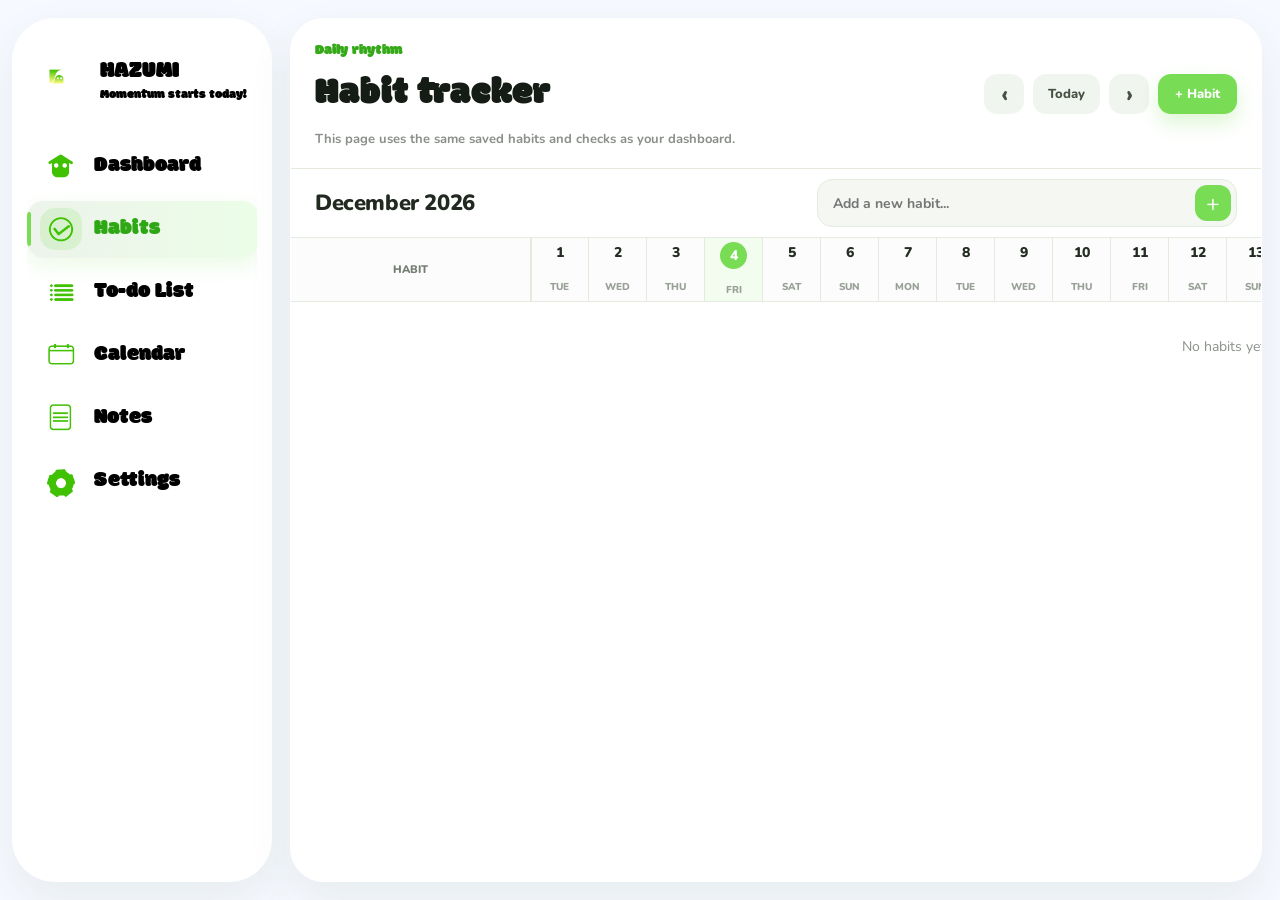
<file: habittracker.html>
<!DOCTYPE html>
<html lang="en">
<head>
  <meta charset="UTF-8">
  <meta name="viewport" content="width=device-width, initial-scale=1.0">
  <title>HAZUMI - Habit Tracker</title>
  <link rel="preconnect" href="https://fonts.googleapis.com">
  <link rel="preconnect" href="https://fonts.gstatic.com" crossorigin>
  <link href="https://fonts.googleapis.com/css2?family=Modak&family=Nunito:wght@400;600;700;800&display=swap" rel="stylesheet">
  <style>
    :root {
      --green: #78dc54;
      --green-dark: #35a918;
      --page: #f6f9ff;
      --card: #ffffff;
      --text: #1f2520;
      --muted: #8a8f89;
      --line: #e5eadf;
      --danger: #ff7373;
      --soft-green: #effbea;
      --shadow: 0 18px 45px rgba(66, 92, 57, 0.08);
    }
    * {
      box-sizing: border-box;
      margin: 0;
      padding: 0;
    }
    html,
    body {
      width: 100%;
      height: 100%;
    }
    body {
      min-width: 1180px;
      height: 100dvh;
      overflow: hidden;
      color: var(--text);
      background: var(--page);
      font-family: "Nunito", -apple-system, BlinkMacSystemFont, "Segoe UI", Arial, sans-serif;
    }
    button,
    input {
      font: inherit;
    }
    button {
      cursor: pointer;
    }
    .habit-page {
      width: 100%;
      height: 100dvh;
      padding: 18px 18px 18px 12px;
      display: grid;
      grid-template-columns: 260px minmax(620px, 1fr) 300px;
      gap: 18px;
      overflow: hidden;
    }
    /* SIDEBAR MENU*/
    .hazumi-sidebar {
      width: 260px;
      height: 100%;
      min-height: 0;
      padding: 18px 14px;
      display: flex;
      flex-direction: column;
      background: rgba(255, 255, 255, 0.96);
      border: 1px solid rgba(255, 255, 255, 0.9);
      border-radius: 43px;
      box-shadow:
        0 18px 45px rgba(66, 92, 57, 0.08),
        inset 0 1px 0 rgba(255, 255, 255, 0.85);
      overflow: hidden;
    }
    .hazumi-brand {
      height: 88px;
      flex: 0 0 88px;
      display: flex;
      align-items: center;
      gap: 2px;
      padding: 0 8px;
      color: #000000;
      text-decoration: none;
    }
    .hazumi-brand img {
      width: 62px;
      height: 62px;
      flex-shrink: 0;
      object-fit: contain;
    }
    .hazumi-brand-title {
      margin-left: 1px;
      color: #000000;
      font-family: "Modak", system-ui;
      font-size: 23px;
      font-weight: 400;
      line-height: 1;
    }
    .hazumi-brand-subtitle {
      margin-top: 6px;
      margin-left: 1px;
      color: #000000;
      font-family: "Modak", system-ui;
      font-size: 13px;
      font-weight: 400;
      line-height: 1;
      white-space: nowrap;
    }
    .hazumi-menu {
      min-height: 0;
      flex: 1;
      margin-top: 12px;
      display: flex;
      flex-direction: column;
      gap: 5px;
      overflow-y: auto;
      overflow-x: hidden;
      scrollbar-width: none;
    }
    .hazumi-menu::-webkit-scrollbar {
      display: none;
    }
    .hazumi-menu-item {
      position: relative;
      width: 232px;
      height: 58px;
      min-height: 58px;
      display: flex;
      align-items: center;
      gap: 12px;
      padding: 0 13px;
      color: #111111;
      text-decoration: none;
      border-radius: 17px;
      overflow: hidden;
      transition:
        background 0.22s ease,
        transform 0.22s ease,
        box-shadow 0.22s ease;
    }
    .hazumi-menu-item::before {
      content: "";
      position: absolute;
      left: 0;
      top: 50%;
      width: 4px;
      height: 0;
      background: var(--green);
      border-radius: 999px;
      transform: translateY(-50%);
      transition: height 0.22s ease;
    }
    .hazumi-menu-icon {
      width: 42px;
      height: 42px;
      display: grid;
      place-items: center;
      flex-shrink: 0;
      border-radius: 15px;
      transition:
        background 0.22s ease,
        transform 0.22s ease;
    }
    .hazumi-menu-icon img {
      width: 32px;
      height: 32px;
      display: block;
      object-fit: contain;
      transition:
        transform 0.22s ease,
        filter 0.22s ease;
    }
    .hazumi-menu-text {
      color: #000000;
      font-family: "Modak", system-ui;
      font-size: 22px;
      font-weight: 400;
      line-height: 1;
      white-space: nowrap;
      transition:
        color 0.22s ease,
        transform 0.22s ease;
    }
    .hazumi-menu-item:hover {
      background: linear-gradient(
        90deg,
        rgba(237, 243, 235, 0.95) 0%,
        rgba(235, 253, 231, 0.95) 100%
      );
      transform: translateX(3px);
      box-shadow: 0 8px 20px rgba(120, 220, 84, 0.12);
    }
    .hazumi-menu-item:hover::before {
      height: 30px;
    }
    .hazumi-menu-item:hover .hazumi-menu-icon {
      background: rgba(120, 220, 84, 0.16);
    }
    .hazumi-menu-item:hover .hazumi-menu-icon img {
      transform: scale(1.07) rotate(-3deg);
    }
    .hazumi-menu-item:hover .hazumi-menu-text {
      color: var(--green-dark);
      transform: translateX(2px);
    }
    .hazumi-menu-item.active {
      background: linear-gradient(
        90deg,
        rgba(237, 243, 235, 1) 0%,
        rgba(235, 253, 231, 1) 100%
      );
      box-shadow:
        0 8px 20px rgba(120, 220, 84, 0.14),
        inset 0 1px 0 rgba(255, 255, 255, 0.75);
    }
    .hazumi-menu-item.active::before {
      height: 34px;
    }
    .hazumi-menu-item.active .hazumi-menu-icon {
      background: rgba(120, 220, 84, 0.18);
    }
    .hazumi-menu-item.active .hazumi-menu-text {
      color: #2ea714;
    }
    .hazumi-menu-item:active {
      transform: translateX(3px) scale(0.985);
    }
    /* MAIN*/
    .tracker-shell {
      min-width: 0;
      min-height: 0;
      display: flex;
      flex-direction: column;
      overflow: hidden;
      background: rgba(255, 255, 255, 0.96);
      border: 1px solid rgba(255, 255, 255, 0.85);
      border-radius: 34px;
      box-shadow: var(--shadow);
    }
    .tracker-header {
      min-height: 94px;
      flex: 0 0 auto;
      padding: 20px 24px;
      display: flex;
      justify-content: space-between;
      align-items: center;
      gap: 18px;
      border-bottom: 1px solid var(--line);
    }
    .header-copy {
      min-width: 0;
    }
    .eyebrow {
      margin-bottom: 3px;
      color: var(--green-dark);
      font-family: "Modak", system-ui;
      font-size: 15px;
    }
    .tracker-title-input {
      width: min(430px, 100%);
      color: #151c15;
      background: transparent;
      border: 0;
      outline: 0;
      font-family: "Modak", system-ui;
      font-size: clamp(32px, 3vw, 44px);
      line-height: 1;
    }
    .tracker-subtitle {
      margin-top: 7px;
      color: var(--muted);
      font-size: 13px;
      font-weight: 700;
    }
    .header-actions {
      display: flex;
      align-items: center;
      gap: 9px;
      flex-shrink: 0;
    }
    .nav-button,
    .today-button,
    .add-button {
      height: 40px;
      border: 0;
      border-radius: 13px;
      transition:
        background 0.18s ease,
        color 0.18s ease,
        transform 0.18s ease;
    }
    .nav-button {
      width: 40px;
      display: grid;
      place-items: center;
      color: #465044;
      background: #f1f5ef;
      font-size: 24px;
      font-weight: 800;
    }
    .today-button {
      padding: 0 15px;
      color: #465044;
      background: #f1f5ef;
      font-size: 13px;
      font-weight: 800;
    }
    .add-button {
      padding: 0 17px;
      color: #ffffff;
      background: var(--green);
      font-size: 13px;
      font-weight: 800;
      box-shadow: 0 9px 20px rgba(120, 220, 84, 0.25);
    }
    .nav-button:hover,
    .today-button:hover {
      background: #e8f7e3;
      transform: translateY(-1px);
    }
    .add-button:hover {
      background: var(--green-dark);
      transform: translateY(-1px);
    }
    .month-bar {
      min-height: 62px;
      flex: 0 0 auto;
      padding: 10px 24px;
      display: flex;
      align-items: center;
      justify-content: space-between;
      gap: 16px;
      border-bottom: 1px solid var(--line);
    }

    .month-title {
      color: #212921;
      font-size: 22px;
      font-weight: 850;
      letter-spacing: -0.4px;
    }

    .add-form {
      width: min(420px, 100%);
      display: flex;
      align-items: center;
      gap: 8px;
      padding: 5px;
      background: #f4f7f2;
      border: 1px solid #e3eadf;
      border-radius: 15px;
    }
    .add-form input {
      min-width: 0;
      flex: 1;
      height: 36px;
      padding: 0 10px;
      color: var(--text);
      background: transparent;
      border: 0;
      outline: 0;
      font-size: 14px;
      font-weight: 700;
    }

    .add-form button {
      width: 36px;
      height: 36px;
      color: #ffffff;
      background: var(--green);
      border: 0;
      border-radius: 12px;
      font-size: 23px;
      line-height: 1;
    }
    .add-form button:hover {
      background: var(--green-dark);
    }
    .grid-wrap {
      min-height: 0;
      flex: 1;
      overflow: auto;
      background: #ffffff;
      scrollbar-width: thin;
      scrollbar-color: var(--green) #edf1eb;
    }
    .grid-wrap::-webkit-scrollbar {
      height: 9px;
      width: 9px;
    }
    .grid-wrap::-webkit-scrollbar-thumb {
      background: var(--green);
      border-radius: 999px;
    }
    .grid-wrap::-webkit-scrollbar-track {
      background: #edf1eb;
    }
    .habit-grid {
      display: grid;
      align-content: start;
      min-height: 100%;
      background: #ffffff;
    }

    .habit-cell {
      min-width: 0;
      height: 64px;
      display: grid;
      place-items: center;
      background: #ffffff;
      border-right: 1px solid var(--line);
      border-bottom: 1px solid var(--line);
    }

    .habit-day {
      position: sticky;
      top: 0;
      z-index: 5;
      height: 64px;
      color: #757d73;
      background: #fbfcfb;
      font-size: 11px;
      font-weight: 850;
      text-transform: uppercase;
    }

    .habit-day span {
      display: block;
      color: #242c23;
      font-size: 14px;
      line-height: 1;
    }

    .habit-day small {
      display: block;
      margin-top: 5px;
      color: #99a097;
      font-size: 10px;
    }

    .habit-day.today {
      color: var(--green-dark);
      background: #f3fdef;
    }

    .habit-day.today span {
      width: 27px;
      height: 27px;

      display: grid;
      place-items: center;

      color: #ffffff;
      background: var(--green);
      border-radius: 50%;
    }
    .habit-sticky-left {
      position: sticky;
      left: 0;
      z-index: 6;
      justify-content: stretch;
      background: #ffffff;
      box-shadow: 1px 0 0 var(--line);
    }
    .habit-day.habit-sticky-left {
      top: 0;
      z-index: 8;
      background: #fbfcfb;
    }
    .habit-name {
      padding: 0 12px;
      justify-items: stretch;
    }
    .habit-name-row {
      min-width: 0;
      display: flex;
      align-items: center;
      gap: 9px;
    }

    .habit-name-input {
      min-width: 0;
      flex: 1;
      height: 38px;
      padding: 0 10px;
      color: #202820;
      background: #f7faf5;
      border: 1px solid transparent;
      border-radius: 12px;
      outline: 0;
      font-size: 14px;
      font-weight: 850;
    }

    .habit-name-input:focus {
      background: #ffffff;
      border-color: rgba(120, 220, 84, 0.65);
      box-shadow: 0 0 0 3px rgba(120, 220, 84, 0.12);
    }

    .delete-habit {
      width: 30px;
      height: 30px;
      display: grid;
      place-items: center;
      flex-shrink: 0;
      color: #a2a8a0;
      background: transparent;
      border: 0;
      border-radius: 50%;
      font-size: 20px;
      opacity: 0;
      transition:
        opacity 0.16s ease,
        color 0.16s ease,
        background 0.16s ease;
    }

    .habit-name:hover .delete-habit,
    .habit-name:focus-within .delete-habit {
      opacity: 1;
    }

    .delete-habit:hover {
      color: #ffffff;
      background: var(--danger);
    }

    .check-button {
      width: 34px;
      height: 34px;
      display: grid;
      place-items: center;
      color: transparent;
      background: #f1f5ef;
      border: 0;
      border-radius: 50%;
      transition:
        background 0.18s ease,
        transform 0.18s ease,
        box-shadow 0.18s ease;
    }
    .check-button:hover {
      background: #e7f7e1;
      transform: scale(1.05);
    }
    .check-button.checked {
      color: #ffffff;
      background: var(--green);
      box-shadow: 0 8px 18px rgba(120, 220, 84, 0.28);
      animation: pop 0.22s ease;
    }
    .check-button.checked::before {
      content: "✓";
      font-size: 18px;
      font-weight: 900;
      line-height: 1;
    }
    @keyframes pop {
      0% {
        transform: scale(0.78);
      }

      70% {
        transform: scale(1.13);
      }

      100% {
        transform: scale(1);
      }
    }

    /* RIGHT PANEL */

    .insight-panel {
      min-height: 0;
      display: flex;
      flex-direction: column;
      gap: 14px;
      overflow: hidden;
    }
    .stat-card,
    .habit-summary-card {
      background: rgba(255, 255, 255, 0.96);
      border: 1px solid rgba(255, 255, 255, 0.85);
      border-radius: 28px;
      box-shadow: var(--shadow);
    }
    .stats-grid {
      display: grid;
      grid-template-columns: repeat(2, 1fr);
      gap: 14px;
      flex: 0 0 auto;
    }
    .stat-card {
      min-height: 120px;
      padding: 18px;
      display: flex;
      flex-direction: column;
      justify-content: space-between;
    }
    .stat-label {
      color: var(--muted);
      font-size: 12px;
      font-weight: 850;
    }
    .stat-value {
      color: #1f281f;
      font-size: 34px;
      font-weight: 900;
      letter-spacing: -1px;
    }
    .habit-summary-card {
      min-height: 0;
      flex: 1;
      display: flex;
      flex-direction: column;
      overflow: hidden;
    }

    .summary-header {
      padding: 20px 18px 14px;
      border-bottom: 1px solid var(--line);
    }

    .summary-title {
      font-size: 19px;
      font-weight: 900;
      letter-spacing: -0.2px;
    }

    .summary-subtitle {
      margin-top: 4px;
      color: var(--muted);
      font-size: 12px;
      font-weight: 700;
    }

    .habit-summary-list {
      min-height: 0;
      flex: 1;
      padding: 10px 10px 16px;
      overflow-y: auto;
      list-style: none;
      scrollbar-width: thin;
      scrollbar-color: var(--green) #edf1eb;
    }

    .summary-item {
      padding: 13px 12px;
      margin: 6px 0;
      background: #ffffff;
      border: 1px solid var(--line);
      border-radius: 16px;
    }

    .summary-item-top {
      display: flex;
      justify-content: space-between;
      gap: 10px;
      font-size: 13px;
      font-weight: 900;
    }

    .summary-count {
      color: var(--green-dark);
      white-space: nowrap;
    }

    .progress-track {
      height: 7px;
      margin-top: 10px;
      overflow: hidden;
      background: #edf1eb;
      border-radius: 999px;
    }

    .progress-fill {
      height: 100%;
      width: var(--progress);
      background: var(--green);
      border-radius: inherit;
    }

    .empty-state {
      padding: 34px 18px;
      color: var(--muted);
      text-align: center;
      font-size: 14px;
      line-height: 1.6;
    }

    @media (max-width: 1280px) {
      .habit-page {
        grid-template-columns: 260px minmax(620px, 1fr);
      }
      .insight-panel {
        display: none;
      }
    }

    @media (max-height: 760px) {
      .habit-page {
        padding: 12px;
        gap: 12px;
      }
      .hazumi-sidebar {
        padding: 16px 14px;
      }
      .hazumi-brand {
        height: 80px;
        flex-basis: 80px;
      }
      .hazumi-menu {
        margin-top: 10px;
        gap: 4px;
      }
      .hazumi-menu-item {
        height: 54px;
        min-height: 54px;
      }
      .tracker-header {
        min-height: 78px;
        padding: 14px 18px;
      }
      .tracker-subtitle {
        display: none;
      }
      .month-bar {
        min-height: 54px;
        padding: 8px 18px;
      }
      .habit-cell,
      .habit-day {
        height: 56px;
      }
    }

    /*    RESPONSIVE*/
    @media (max-width: 768px) {
      html,
      body {
        width: 100%;
        min-width: 0;
        min-height: 100%;
        height: auto;
        overflow-x: hidden;
        overflow-y: auto;
        background:
          radial-gradient(circle at 86% 4%, rgba(120, 220, 84, 0.22), transparent 26%),
          radial-gradient(circle at 10% 22%, rgba(255, 233, 31, 0.13), transparent 28%),
          var(--page);
      }
      body {
        padding: 0;
      }
      .habit-page {
        width: 100%;
        min-width: 0;
        min-height: 100dvh;
        height: auto;
        padding: 14px 14px 104px;
        display: flex;
        flex-direction: column;
        gap: 16px;

        overflow: visible;
      }
      /* MOBILE BOTTOM NAVIGATION*/

      .hazumi-sidebar {
        display: block !important;
        position: fixed;
        left: 12px;
        right: 12px;
        bottom: 12px;
        top: auto;
        z-index: 9999;
        width: auto;
        height: 76px;
        min-height: 0;
        margin: 0;
        padding: 8px;
        background: rgba(255, 255, 255, 0.9);
        border: 1px solid rgba(255, 255, 255, 0.95);
        border-radius: 28px;
        box-shadow:
          0 18px 45px rgba(66, 92, 57, 0.18),
          inset 0 1px 0 rgba(255, 255, 255, 0.9);
        backdrop-filter: blur(18px);
        -webkit-backdrop-filter: blur(18px);
        overflow: hidden;
      }
      .hazumi-brand {
        display: none !important;
      }
      .hazumi-menu {
        width: 100%;
        height: 100%;
        margin: 0;
        display: grid;
        grid-template-columns: repeat(5, minmax(0, 1fr));
        gap: 5px;
        overflow: visible;
      }
      .hazumi-menu-item:nth-child(6) {
        display: none !important;
      }
      .hazumi-menu-item {
        position: relative;
        width: auto;
        height: 60px;
        min-height: 0;
        padding: 6px 2px;
        display: flex;
        flex-direction: column;
        align-items: center;
        justify-content: center;
        gap: 4px;
        color: #7b8278;
        text-decoration: none;
        border-radius: 22px;
        background: transparent;
        box-shadow: none;
        transform: none;
        transition:
          background 0.18s ease,
          color 0.18s ease,
          transform 0.18s ease;
      }

      .hazumi-menu-item::before {
        display: none;
      }

      .hazumi-menu-icon {
        width: 28px;
        height: 28px;
        display: grid;
        place-items: center;
        border-radius: 12px;
        background: transparent;
      }

      .hazumi-menu-icon img {
        width: 25px;
        height: 25px;
        display: block;
        object-fit: contain;
      }

      .hazumi-menu-text {
        max-width: 100%;
        color: inherit;
        font-family: Arial, sans-serif;
        font-size: 10px;
        font-weight: 800;
        line-height: 1;
        white-space: nowrap;
        overflow: hidden;
        text-overflow: ellipsis;
      }

      .hazumi-menu-item:hover {
        transform: none;
        box-shadow: none;
      }

      .hazumi-menu-item:active {
        transform: scale(0.94);
      }

      .hazumi-menu-item.active {
        color: #2ea714;
        background: linear-gradient(
          180deg,
          rgba(237, 243, 235, 1) 0%,
          rgba(235, 253, 231, 1) 100%
        );
        box-shadow:
          0 8px 20px rgba(120, 220, 84, 0.16),
          inset 0 1px 0 rgba(255, 255, 255, 0.85);
      }

      .hazumi-menu-item.active .hazumi-menu-icon {
        background: rgba(120, 220, 84, 0.16);
      }

      .hazumi-menu-item.active .hazumi-menu-icon img {
        transform: scale(1.05);
      }

      /* TRACKER MAIN CARD*/
      .tracker-shell {
        width: 100%;
        min-width: 0;
        min-height: 0;
        height: auto;
        border-radius: 30px;
        overflow: hidden;
      }

      .tracker-header {
        min-height: 0;
        padding: 20px 18px 16px;
        display: flex;
        flex-direction: column;
        align-items: stretch;
        justify-content: flex-start;
        gap: 16px;
      }
      .eyebrow {
        font-size: 14px;
      }
      .tracker-title-input {
        width: 100%;
        font-size: clamp(36px, 12vw, 54px);
        line-height: 0.95;
      }

      .tracker-subtitle {
        margin-top: 8px;
        font-size: 13px;
        line-height: 1.45;
      }

      .header-actions {
        width: 100%;
        display: grid;
        grid-template-columns: 44px 1fr 44px;
        gap: 8px;
      }
      .nav-button,
      .today-button,
      .add-button {
        height: 44px;
        border-radius: 15px;
      }
      .nav-button {
        width: 44px;
      }
      .today-button {
        padding: 0 12px;
      }
      .add-button {
        grid-column: 1 / -1;
        height: 46px;
        padding: 0 16px;
        font-size: 14px;
      }

      .month-bar {
        min-height: 0;
        padding: 14px 16px;
        display: flex;
        flex-direction: column;
        align-items: stretch;
        gap: 12px;
      }

      .month-title {
        font-size: 22px;
      }
      .add-form {
        width: 100%;
        padding: 6px;
        border-radius: 16px;
      }
      .add-form input {
        height: 40px;
      }
      .add-form button {
        width: 40px;
        height: 40px;
      }
      .grid-wrap {
        width: 100%;
        height: 520px;
        min-height: 520px;
        overflow: auto;
        -webkit-overflow-scrolling: touch;
      }
      .habit-grid {
        min-height: auto;
      }
      .habit-cell {
        height: 58px;
      }
      .habit-day {
        height: 58px;
      }
      .habit-sticky-left {
        left: 0;
      }
      .habit-name {
        padding: 0 8px;
      }
      .habit-name-row {
        gap: 7px;
      }
      .habit-name-input {
        height: 36px;
        padding: 0 9px;
        font-size: 13px;
      }

      .delete-habit {
        width: 28px;
        height: 28px;
        opacity: 1;
      }

      .check-button {
        width: 32px;
        height: 32px;
      }

      /* INSIGHT PANEL*/

      .insight-panel {
        width: 100%;
        min-width: 0;
        min-height: 0;
        display: flex;
        flex-direction: column;
        gap: 14px;
        overflow: visible;
      }
      .stats-grid {
        display: grid;
        grid-template-columns: repeat(2, minmax(0, 1fr));
        gap: 12px;
      }
      .stat-card {
        min-height: 104px;
        padding: 16px;
        border-radius: 24px;
      }

      .stat-label {
        font-size: 11px;
      }

      .stat-value {
        font-size: 32px;
      }

      .habit-summary-card {
        min-height: 360px;
        max-height: 460px;
        border-radius: 26px;
      }

      .summary-header {
        padding: 18px 16px 13px;
      }

      .habit-summary-list {
        padding: 10px 10px 16px;
      }
    }
    @media (max-width: 420px) {
      .habit-page {
        padding: 12px 10px 100px;
        gap: 14px;
      }
      .tracker-shell {
        border-radius: 26px;
      }
      .tracker-header {
        padding: 18px 15px 14px;
      }
      .tracker-title-input {
        font-size: clamp(34px, 13vw, 48px);
      }
      .tracker-subtitle {
        font-size: 12px;
      }
      .header-actions {
        grid-template-columns: 42px 1fr 42px;
      }
      .nav-button,
      .today-button {
        height: 42px;
      }
      .nav-button {
        width: 42px;
      }
      .add-button {
        height: 44px;
      }
      .month-bar {
        padding: 12px 14px;
      }
      .grid-wrap {
        height: 480px;
        min-height: 480px;
      }
      .habit-cell,
      .habit-day {
        height: 54px;
      }
      .stats-grid {
        grid-template-columns: 1fr 1fr;
        gap: 10px;
      }
      .stat-card {
        min-height: 96px;
        padding: 14px;
      }
      .stat-value {
        font-size: 29px;
      }
      .hazumi-sidebar {
        left: 10px;
        right: 10px;
        bottom: 10px;
        height: 72px;
        padding: 7px;
        border-radius: 26px;
      }

      .hazumi-menu {
        gap: 4px;
      }

      .hazumi-menu-item {
        height: 58px;
        padding: 5px 1px;
        border-radius: 20px;
      }
      .hazumi-menu-icon {
        width: 26px;
        height: 26px;
      }
      .hazumi-menu-icon img {
        width: 23px;
        height: 23px;
      }
      .hazumi-menu-text {
        font-size: 9px;
      }
    }
  </style>
</head>
<body>
  <main class="habit-page">
  <!-- Sidebar -->
<aside class="hazumi-sidebar">
  <a href="dashboard.php" class="hazumi-brand">
    <img src="images/logo.png" alt="Hazumi logo">
    <div>
      <div class="hazumi-brand-title">HAZUMI</div>
      <div class="hazumi-brand-subtitle">Momentum starts today!</div>
    </div>
  </a>
  <nav class="hazumi-menu" aria-label="Main menu">
    <a href="dashboard.php" class="hazumi-menu-item">
      <span class="hazumi-menu-icon">
        <img src="images/icons/home.png" alt="">
      </span>
      <span class="hazumi-menu-text">Dashboard</span>
    </a>
    <a href="habittracker.html" class="hazumi-menu-item active" aria-current="page">
      <span class="hazumi-menu-icon">
        <img src="images/icons/habits.png" alt="">
      </span>
      <span class="hazumi-menu-text">Habits</span>
    </a>
    <a href="todolist.html" class="hazumi-menu-item">
      <span class="hazumi-menu-icon">
        <img src="images/icons/list.png" alt="">
      </span>
      <span class="hazumi-menu-text">To-do List</span>
    </a>
    <a href="calendar.html" class="hazumi-menu-item">
      <span class="hazumi-menu-icon">
        <img src="images/icons/calendar.png" alt="">
      </span>
      <span class="hazumi-menu-text">Calendar</span>
    </a>
    <a href="notes.html" class="hazumi-menu-item">
      <span class="hazumi-menu-icon">
        <img src="images/icons/notes.png" alt="">
      </span>
      <span class="hazumi-menu-text">Notes</span>
    </a>
    <a href="setting.php" class="hazumi-menu-item">
    <span class="hazumi-menu-icon">
    <img src="images/icons/settings.png" alt="">
    </span>
   <span class="hazumi-menu-text">Settings</span>
  </a>
  </nav>
</aside>
    <!-- Main tracker -->
    <section class="tracker-shell">
      <header class="tracker-header">
        <div class="header-copy">
          <div class="eyebrow">Daily rhythm</div>
          <input
            class="tracker-title-input"
            id="habitPageTitle"
            type="text"
            value="Habit tracker"
            aria-label="Habit tracker title"
          >
          <p class="tracker-subtitle">
            This page uses the same saved habits and checks as your dashboard.
          </p>
        </div>

        <div class="header-actions">
          <button class="nav-button" id="previousMonthButton" type="button" aria-label="Previous month">‹</button>
          <button class="today-button" id="todayButton" type="button">Today</button>
          <button class="nav-button" id="nextMonthButton" type="button" aria-label="Next month">›</button>
          <button class="add-button" id="focusAddHabitButton" type="button">+ Habit</button>
        </div>
      </header>

      <div class="month-bar">
        <div class="month-title" id="monthTitle">Month Year</div>

        <form class="add-form" id="addHabitForm">
          <input
            id="habitInput"
            type="text"
            placeholder="Add a new habit..."
            autocomplete="off"
          >
          <button type="submit" aria-label="Add habit">+</button>
        </form>
      </div>

      <div class="grid-wrap">
        <div class="habit-grid" id="habitGrid"></div>
      </div>
    </section>
    <!-- Insights -->
    <aside class="insight-panel">
      <div class="stats-grid">
        <section class="stat-card">
          <div class="stat-label">Today Done</div>
          <div class="stat-value" id="todayDoneCount">0</div>
        </section>
        <section class="stat-card">
          <div class="stat-label">Best Streak</div>
          <div class="stat-value" id="bestStreakCount">0</div>
        </section>
        <section class="stat-card">
          <div class="stat-label">Month</div>
          <div class="stat-value" id="monthProgressCount">0%</div>
        </section>
        <section class="stat-card">
          <div class="stat-label">Habits</div>
          <div class="stat-value" id="habitCount">0</div>
        </section>
      </div>
      <section class="habit-summary-card">
        <div class="summary-header">
          <div class="summary-title">Monthly Overview</div>
          <div class="summary-subtitle">Checked days by habit</div>
        </div>
        <ul class="habit-summary-list" id="habitSummaryList"></ul>
      </section>
    </aside>
  </main>
  <script src="assets/js/habittracker.js"></script>
</body>
</html>
</file>
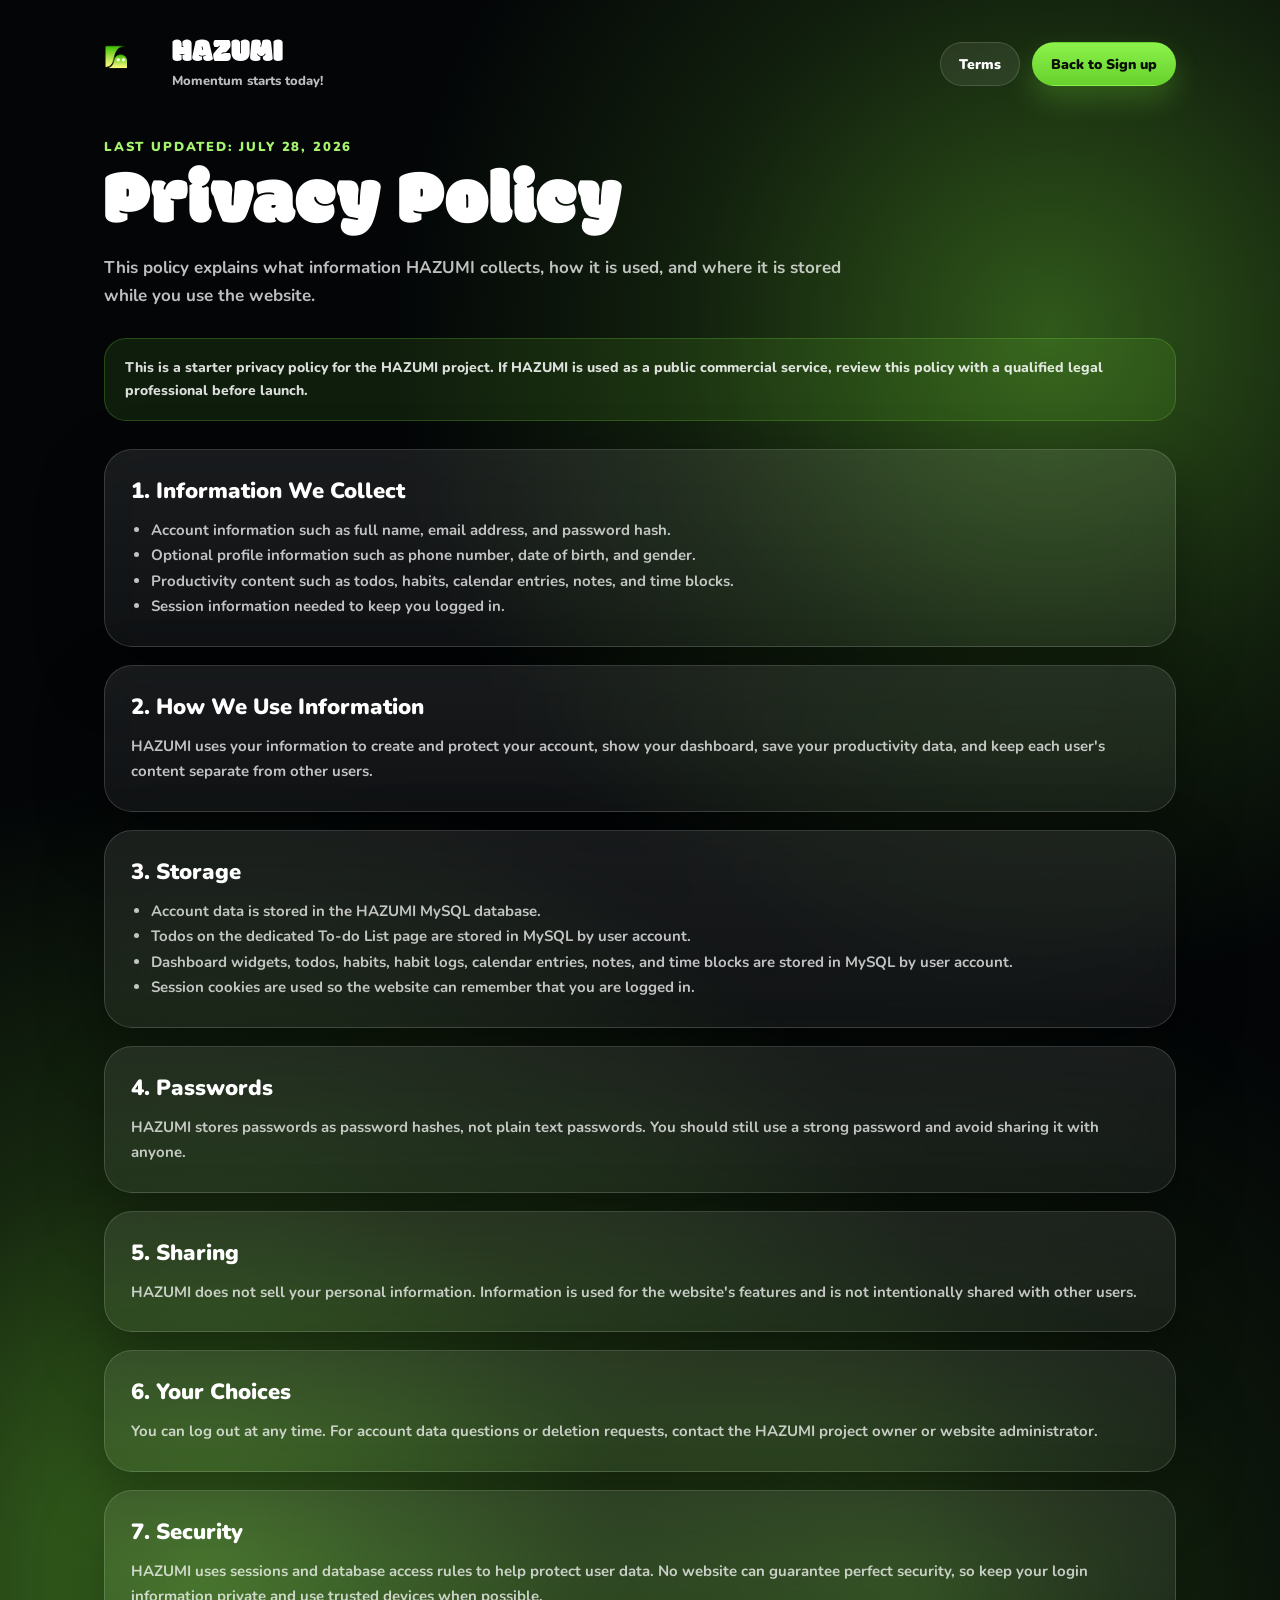
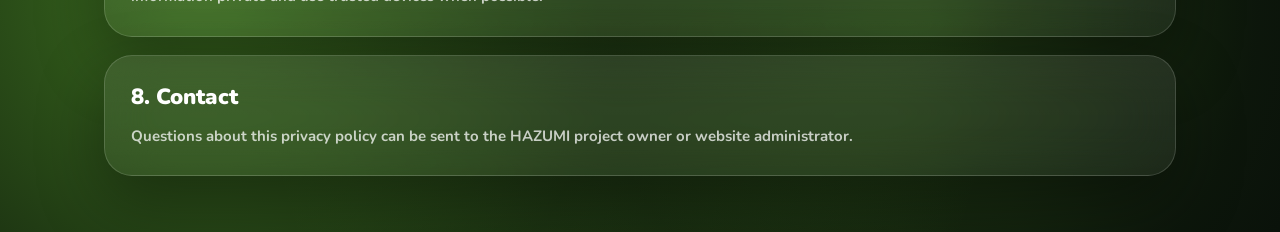
<file: privacy.html>
<!DOCTYPE html>
<html lang="en">
<head>
  <meta charset="UTF-8">
  <meta name="viewport" content="width=device-width, initial-scale=1.0">
  <title>HAZUMI - Privacy Policy</title>
  <link rel="preconnect" href="https://fonts.googleapis.com">
  <link rel="preconnect" href="https://fonts.gstatic.com" crossorigin>
  <link href="https://fonts.googleapis.com/css2?family=Modak&family=Nunito:wght@400;600;700;800;900&display=swap" rel="stylesheet">
  <style>
    * {
      margin: 0;
      padding: 0;
      box-sizing: border-box;
    }

    :root {
      --green: #7be13b;
      --green-dark: #4fae19;
      --text: #ffffff;
      --muted: rgba(255, 255, 255, 0.74);
      --glass: rgba(255, 255, 255, 0.09);
      --border: rgba(255, 255, 255, 0.15);
      --shadow: 0 25px 65px rgba(0, 0, 0, 0.38);
    }
    html,
    body {
      min-height: 100%;
    }
    body {
      min-height: 100vh;
      color: var(--text);
      font-family: "Nunito", Arial, sans-serif;
      overflow-x: hidden;
      background:
        radial-gradient(circle at 16% 86%, rgba(123, 225, 59, 0.48) 0%, rgba(123, 225, 59, 0.16) 22%, transparent 42%),
        radial-gradient(circle at 82% 18%, rgba(123, 225, 59, 0.38) 0%, rgba(123, 225, 59, 0.12) 20%, transparent 36%),
        radial-gradient(circle at 72% 88%, rgba(123, 225, 59, 0.28) 0%, rgba(123, 225, 59, 0.08) 18%, transparent 36%),
        #030507;
    }
    body::before {
      content: "";
      position: fixed;
      inset: 0;
      pointer-events: none;
      opacity: 0.13;
      background-image: radial-gradient(rgba(255, 255, 255, 0.24) 0.8px, transparent 0.8px);
      background-size: 7px 7px;
      mix-blend-mode: soft-light;
    }
    .page {
      width: min(100%, 1120px);
      margin: 0 auto;
      padding: 32px 24px 56px;
      position: relative;
      z-index: 1;
    }
    .topbar {
      min-height: 64px;
      display: flex;
      align-items: center;
      justify-content: space-between;
      gap: 18px;
      margin-bottom: 42px;
    }
    .brand {
      display: flex;
      align-items: center;
      gap: 14px;
      color: #ffffff;
      text-decoration: none;
    }
    .brand img {
      width: 54px;
      height: 54px;
      object-fit: cover;
      border-radius: 16px;
    }
    .brand strong {
      display: block;
      font-family: "Modak", system-ui;
      font-size: 32px;
      font-weight: 400;
      line-height: 0.95;
    }
    .brand span {
      display: block;
      margin-top: 4px;
      color: var(--muted);
      font-size: 13px;
      font-weight: 800;
    }
    .top-actions {
      display: flex;
      gap: 12px;
      flex-wrap: wrap;
      justify-content: flex-end;
    }
    .pill-link {
      min-height: 44px;
      padding: 0 18px;
      display: inline-flex;
      align-items: center;
      justify-content: center;
      border-radius: 999px;
      color: #ffffff;
      text-decoration: none;
      font-size: 14px;
      font-weight: 900;
      background: rgba(255, 255, 255, 0.08);
      border: 1px solid rgba(255, 255, 255, 0.14);
      transition: 0.22s ease;
    }
    .pill-link.primary {
      color: #081006;
      background: linear-gradient(180deg, #8cf24b, #67d12d);
      border-color: transparent;
      box-shadow: 0 14px 28px rgba(123, 225, 59, 0.24);
    }
    .pill-link:hover {
      transform: translateY(-2px);
      box-shadow: 0 16px 32px rgba(123, 225, 59, 0.18);
    }
    .hero {
      margin-bottom: 28px;
    }
    .eyebrow {
      color: #a5f36f;
      font-size: 13px;
      font-weight: 900;
      letter-spacing: 0.14em;
      text-transform: uppercase;
    }
    h1 {
      max-width: 760px;
      margin: 10px 0 14px;
      font-size: clamp(42px, 7vw, 78px);
      line-height: 0.95;
      font-family: "Modak", system-ui;
      font-weight: 400;
    }
    .intro {
      max-width: 760px;
      color: var(--muted);
      font-size: 17px;
      font-weight: 700;
      line-height: 1.65;
    }
    .notice {
      margin: 28px 0;
      padding: 18px 20px;
      border-radius: 22px;
      color: rgba(255, 255, 255, 0.86);
      background: rgba(123, 225, 59, 0.11);
      border: 1px solid rgba(123, 225, 59, 0.24);
      font-size: 14px;
      font-weight: 800;
      line-height: 1.6;
    }
    .content {
      display: grid;
      gap: 18px;
    }
    .policy-card {
      padding: 26px;
      border-radius: 28px;
      background: linear-gradient(180deg, var(--glass), rgba(255, 255, 255, 0.055));
      border: 1px solid var(--border);
      box-shadow: var(--shadow);
      backdrop-filter: blur(24px);
      -webkit-backdrop-filter: blur(24px);
    }
    .policy-card h2 {
      margin-bottom: 12px;
      color: #ffffff;
      font-size: 22px;
      font-weight: 900;
    }
    .policy-card p,
    .policy-card li {
      color: var(--muted);
      font-size: 15px;
      font-weight: 700;
      line-height: 1.7;
    }
    .policy-card ul {
      padding-left: 20px;
    }
    .policy-card a {
      color: #a5f36f;
      font-weight: 900;
      text-decoration: none;
    }
    .policy-card a:hover {
      text-decoration: underline;
    }
    @media (max-width: 640px) {
      .page {
        padding: 22px 16px 42px;
      }
      .topbar {
        align-items: flex-start;
        flex-direction: column;
        margin-bottom: 32px;
      }
      .top-actions {
        width: 100%;
        justify-content: flex-start;
      }
      .pill-link {
        flex: 1;
      }
      .policy-card {
        padding: 22px;
        border-radius: 24px;
      }
    }
  </style>
</head>
<body>
  <main class="page">
    <header class="topbar">
      <a href="index.html" class="brand" aria-label="Go to HAZUMI home">
        <img src="images/logo.png" alt="Hazumi logo">
        <div>
          <strong>HAZUMI</strong>
          <span>Momentum starts today!</span>
        </div>
      </a>
      <nav class="top-actions" aria-label="Policy navigation">
        <a href="terms.html" class="pill-link">Terms</a>
        <a href="signup.php" class="pill-link primary">Back to Sign up</a>
      </nav>
    </header>
    <section class="hero">
      <div class="eyebrow">Last updated: July 28, 2026</div>
      <h1>Privacy Policy</h1>
      <p class="intro">
        This policy explains what information HAZUMI collects, how it is used,
        and where it is stored while you use the website.
      </p>
    </section>
    <div class="notice">
      This is a starter privacy policy for the HAZUMI project. If HAZUMI is used
      as a public commercial service, review this policy with a qualified legal
      professional before launch.
    </div>
    <section class="content" aria-label="Privacy policy content">
      <article class="policy-card">
        <h2>1. Information We Collect</h2>
        <ul>
          <li>Account information such as full name, email address, and password hash.</li>
          <li>Optional profile information such as phone number, date of birth, and gender.</li>
          <li>Productivity content such as todos, habits, calendar entries, notes, and time blocks.</li>
          <li>Session information needed to keep you logged in.</li>
        </ul>
      </article>
      <article class="policy-card">
        <h2>2. How We Use Information</h2>
        <p>
          HAZUMI uses your information to create and protect your account, show
          your dashboard, save your productivity data, and keep each user's
          content separate from other users.
        </p>
      </article>
      <article class="policy-card">
        <h2>3. Storage</h2>
        <ul>
          <li>Account data is stored in the HAZUMI MySQL database.</li>
          <li>Todos on the dedicated To-do List page are stored in MySQL by user account.</li>
          <li>Dashboard widgets, todos, habits, habit logs, calendar entries, notes, and time blocks are stored in MySQL by user account.</li>
          <li>Session cookies are used so the website can remember that you are logged in.</li>
        </ul>
      </article>
      <article class="policy-card">
        <h2>4. Passwords</h2>
        <p>
          HAZUMI stores passwords as password hashes, not plain text passwords.
          You should still use a strong password and avoid sharing it with anyone.
        </p>
      </article>
      <article class="policy-card">
        <h2>5. Sharing</h2>
        <p>
          HAZUMI does not sell your personal information. Information is used for
          the website's features and is not intentionally shared with other users.
        </p>
      </article>
      <article class="policy-card">
        <h2>6. Your Choices</h2>
        <p>
          You can log out at any time. For account data questions or deletion
          requests, contact the HAZUMI project owner or website administrator.
        </p>
      </article>
      <article class="policy-card">
        <h2>7. Security</h2>
        <p>
          HAZUMI uses sessions and database access rules to help protect user
          data. No website can guarantee perfect security, so keep your login
          information private and use trusted devices when possible.
        </p>
      </article>
      <article class="policy-card">
        <h2>8. Contact</h2>
        <p>
          Questions about this privacy policy can be sent to the HAZUMI project
          owner or website administrator.
        </p>
      </article>
    </section>
  </main>
</body>
</html>
</file>
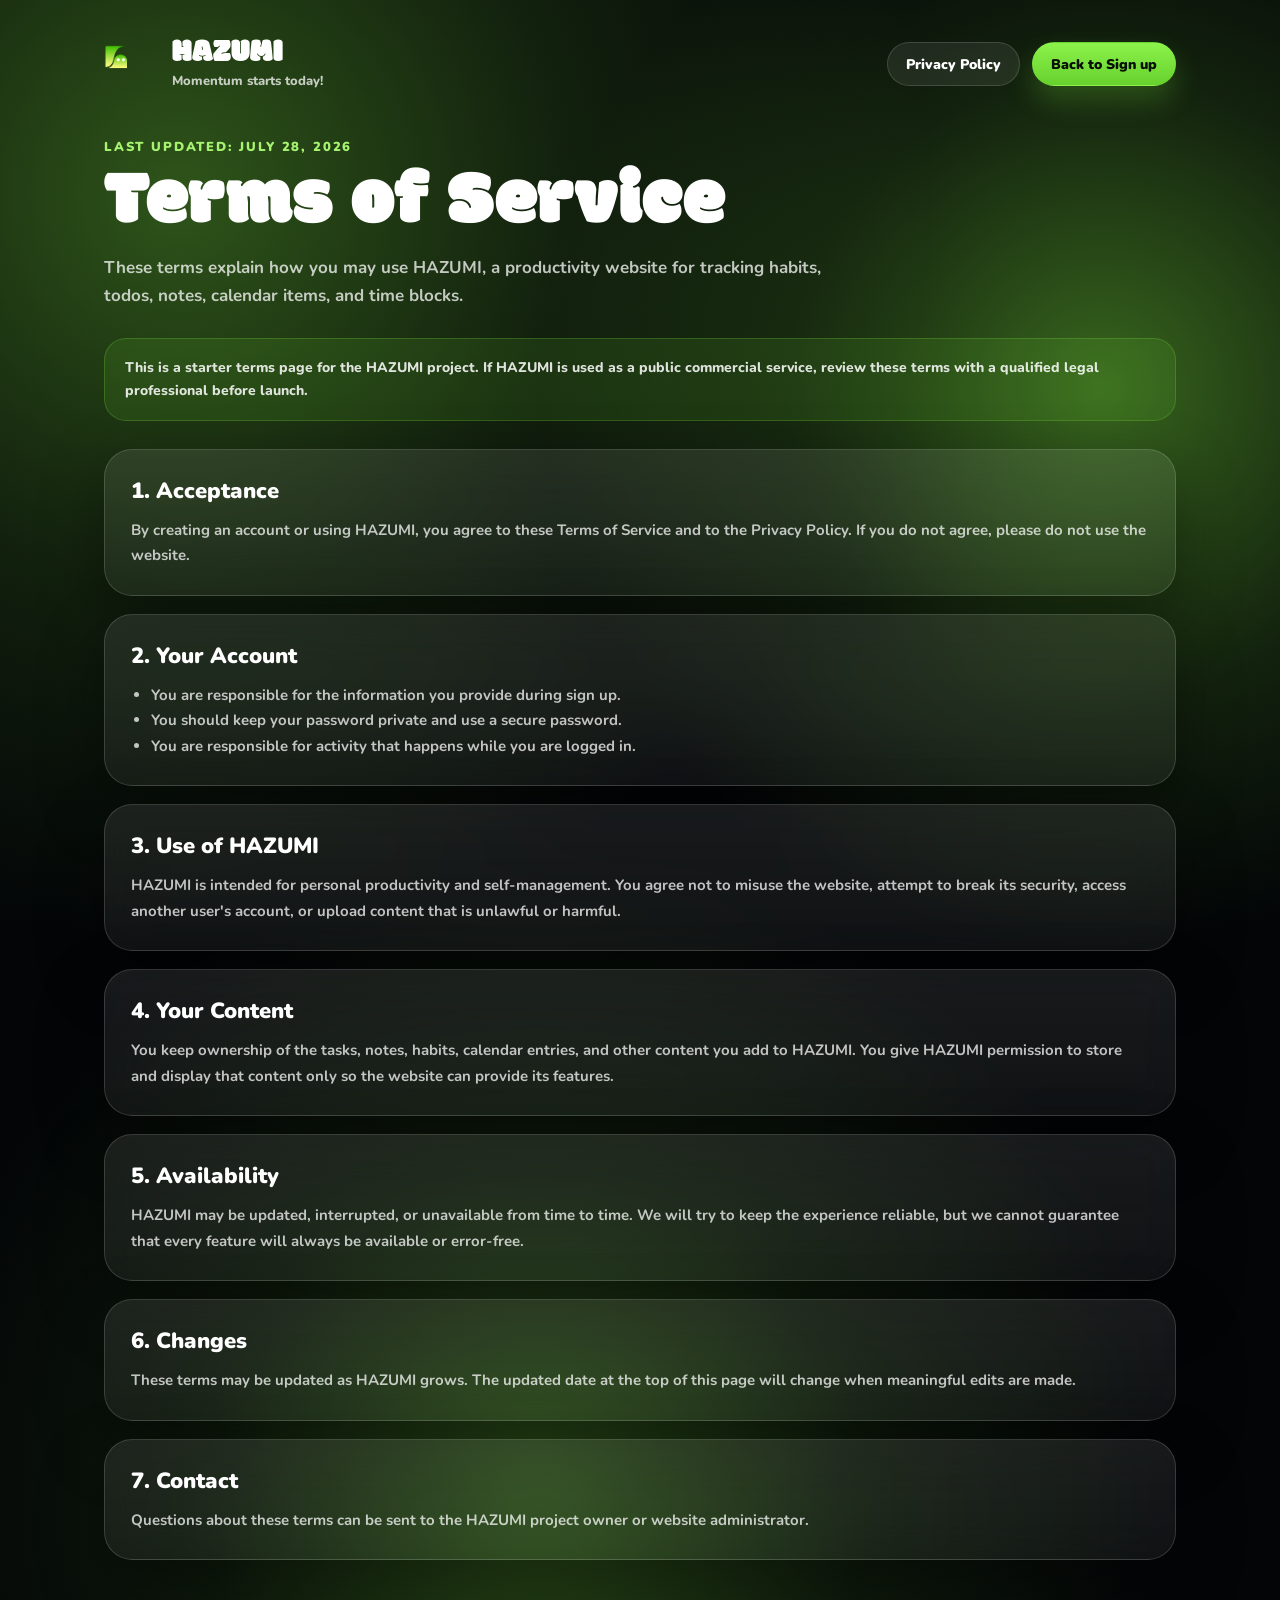
<file: terms.html>
<!DOCTYPE html>
<html lang="en">
<head>
  <meta charset="UTF-8">
  <meta name="viewport" content="width=device-width, initial-scale=1.0">
  <title>HAZUMI - Terms</title>
  <link rel="preconnect" href="https://fonts.googleapis.com">
  <link rel="preconnect" href="https://fonts.gstatic.com" crossorigin>
  <link href="https://fonts.googleapis.com/css2?family=Modak&family=Nunito:wght@400;600;700;800;900&display=swap" rel="stylesheet">
  <style>
    * {
      margin: 0;
      padding: 0;
      box-sizing: border-box;
    }
    :root {
      --green: #7be13b;
      --green-dark: #4fae19;
      --text: #ffffff;
      --muted: rgba(255, 255, 255, 0.74);
      --glass: rgba(255, 255, 255, 0.09);
      --glass-strong: rgba(255, 255, 255, 0.14);
      --border: rgba(255, 255, 255, 0.15);
      --shadow: 0 25px 65px rgba(0, 0, 0, 0.38);
    }
    html,
    body {
      min-height: 100%;
    }
    body {
      min-height: 100vh;
      color: var(--text);
      font-family: "Nunito", Arial, sans-serif;
      overflow-x: hidden;
      background:
        radial-gradient(circle at 14% 12%, rgba(123, 225, 59, 0.36) 0%, rgba(123, 225, 59, 0.12) 22%, transparent 42%),
        radial-gradient(circle at 86% 24%, rgba(123, 225, 59, 0.44) 0%, rgba(123, 225, 59, 0.13) 19%, transparent 34%),
        radial-gradient(circle at 42% 92%, rgba(123, 225, 59, 0.32) 0%, rgba(123, 225, 59, 0.09) 20%, transparent 38%),
        #030507;
    }
    body::before {
      content: "";
      position: fixed;
      inset: 0;
      pointer-events: none;
      opacity: 0.13;
      background-image: radial-gradient(rgba(255, 255, 255, 0.24) 0.8px, transparent 0.8px);
      background-size: 7px 7px;
      mix-blend-mode: soft-light;
    }
    .page {
      width: min(100%, 1120px);
      margin: 0 auto;
      padding: 32px 24px 56px;
      position: relative;
      z-index: 1;
    }

    .topbar {
      min-height: 64px;
      display: flex;
      align-items: center;
      justify-content: space-between;
      gap: 18px;
      margin-bottom: 42px;
    }
    .brand {
      display: flex;
      align-items: center;
      gap: 14px;
      color: #ffffff;
      text-decoration: none;
    }
    .brand img {
      width: 54px;
      height: 54px;
      object-fit: cover;
      border-radius: 16px;
    }
    .brand strong {
      display: block;
      font-family: "Modak", system-ui;
      font-size: 32px;
      font-weight: 400;
      line-height: 0.95;
    }
    .brand span {
      display: block;
      margin-top: 4px;
      color: var(--muted);
      font-size: 13px;
      font-weight: 800;
    }
    .top-actions {
      display: flex;
      gap: 12px;
      flex-wrap: wrap;
      justify-content: flex-end;
    }
    .pill-link {
      min-height: 44px;
      padding: 0 18px;
      display: inline-flex;
      align-items: center;
      justify-content: center;
      border-radius: 999px;
      color: #ffffff;
      text-decoration: none;
      font-size: 14px;
      font-weight: 900;
      background: rgba(255, 255, 255, 0.08);
      border: 1px solid rgba(255, 255, 255, 0.14);
      transition: 0.22s ease;
    }
    .pill-link.primary {
      color: #081006;
      background: linear-gradient(180deg, #8cf24b, #67d12d);
      border-color: transparent;
      box-shadow: 0 14px 28px rgba(123, 225, 59, 0.24);
    }
    .pill-link:hover {
      transform: translateY(-2px);
      box-shadow: 0 16px 32px rgba(123, 225, 59, 0.18);
    }
    .hero {
      margin-bottom: 28px;
    }
    .eyebrow {
      color: #a5f36f;
      font-size: 13px;
      font-weight: 900;
      letter-spacing: 0.14em;
      text-transform: uppercase;
    }
    h1 {
      max-width: 720px;
      margin: 10px 0 14px;
      font-size: clamp(42px, 7vw, 78px);
      line-height: 0.95;
      font-family: "Modak", system-ui;
      font-weight: 400;
    }
    .intro {
      max-width: 760px;
      color: var(--muted);
      font-size: 17px;
      font-weight: 700;
      line-height: 1.65;
    }
    .notice {
      margin: 28px 0;
      padding: 18px 20px;
      border-radius: 22px;
      color: rgba(255, 255, 255, 0.86);
      background: rgba(123, 225, 59, 0.11);
      border: 1px solid rgba(123, 225, 59, 0.24);
      font-size: 14px;
      font-weight: 800;
      line-height: 1.6;
    }
    .content {
      display: grid;
      gap: 18px;
    }
    .policy-card {
      padding: 26px;
      border-radius: 28px;
      background: linear-gradient(180deg, var(--glass), rgba(255, 255, 255, 0.055));
      border: 1px solid var(--border);
      box-shadow: var(--shadow);
      backdrop-filter: blur(24px);
      -webkit-backdrop-filter: blur(24px);
    }
    .policy-card h2 {
      margin-bottom: 12px;
      color: #ffffff;
      font-size: 22px;
      font-weight: 900;
    }
    .policy-card p,
    .policy-card li {
      color: var(--muted);
      font-size: 15px;
      font-weight: 700;
      line-height: 1.7;
    }
    .policy-card ul {
      padding-left: 20px;
    }
    .policy-card a {
      color: #a5f36f;
      font-weight: 900;
      text-decoration: none;
    }
    .policy-card a:hover {
      text-decoration: underline;
    }
    @media (max-width: 640px) {
      .page {
        padding: 22px 16px 42px;
      }
      .topbar {
        align-items: flex-start;
        flex-direction: column;
        margin-bottom: 32px;
      }
      .top-actions {
        width: 100%;
        justify-content: flex-start;
      }
      .pill-link {
        flex: 1;
      }
      .policy-card {
        padding: 22px;
        border-radius: 24px;
      }
    }
  </style>
</head>
<body>
  <main class="page">
    <header class="topbar">
      <a href="index.html" class="brand" aria-label="Go to HAZUMI home">
        <img src="images/logo.png" alt="Hazumi logo">
        <div>
          <strong>HAZUMI</strong>
          <span>Momentum starts today!</span>
        </div>
      </a>
      <nav class="top-actions" aria-label="Policy navigation">
        <a href="privacy.html" class="pill-link">Privacy Policy</a>
        <a href="signup.php" class="pill-link primary">Back to Sign up</a>
      </nav>
    </header>
    <section class="hero">
      <div class="eyebrow">Last updated: July 28, 2026</div>
      <h1>Terms of Service</h1>
      <p class="intro">
        These terms explain how you may use HAZUMI, a productivity website for
        tracking habits, todos, notes, calendar items, and time blocks.
      </p>
    </section>
    <div class="notice">
      This is a starter terms page for the HAZUMI project. If HAZUMI is used as
      a public commercial service, review these terms with a qualified legal
      professional before launch.
    </div>
    <section class="content" aria-label="Terms content">
      <article class="policy-card">
        <h2>1. Acceptance</h2>
        <p>
          By creating an account or using HAZUMI, you agree to these Terms of
          Service and to the Privacy Policy. If you do not agree, please do not
          use the website.
        </p>
      </article>
      <article class="policy-card">
        <h2>2. Your Account</h2>
        <ul>
          <li>You are responsible for the information you provide during sign up.</li>
          <li>You should keep your password private and use a secure password.</li>
          <li>You are responsible for activity that happens while you are logged in.</li>
        </ul>
      </article>
      <article class="policy-card">
        <h2>3. Use of HAZUMI</h2>
        <p>
          HAZUMI is intended for personal productivity and self-management. You
          agree not to misuse the website, attempt to break its security, access
          another user's account, or upload content that is unlawful or harmful.
        </p>
      </article>
      <article class="policy-card">
        <h2>4. Your Content</h2>
        <p>
          You keep ownership of the tasks, notes, habits, calendar entries, and
          other content you add to HAZUMI. You give HAZUMI permission to store
          and display that content only so the website can provide its features.
        </p>
      </article>
      <article class="policy-card">
        <h2>5. Availability</h2>
        <p>
          HAZUMI may be updated, interrupted, or unavailable from time to time.
          We will try to keep the experience reliable, but we cannot guarantee
          that every feature will always be available or error-free.
        </p>
      </article>
      <article class="policy-card">
        <h2>6. Changes</h2>
        <p>
          These terms may be updated as HAZUMI grows. The updated date at the top
          of this page will change when meaningful edits are made.
        </p>
      </article>
      <article class="policy-card">
        <h2>7. Contact</h2>
        <p>
          Questions about these terms can be sent to the HAZUMI project owner or
          website administrator.
        </p>
      </article>
    </section>
  </main>
</body>
</html>
</file>
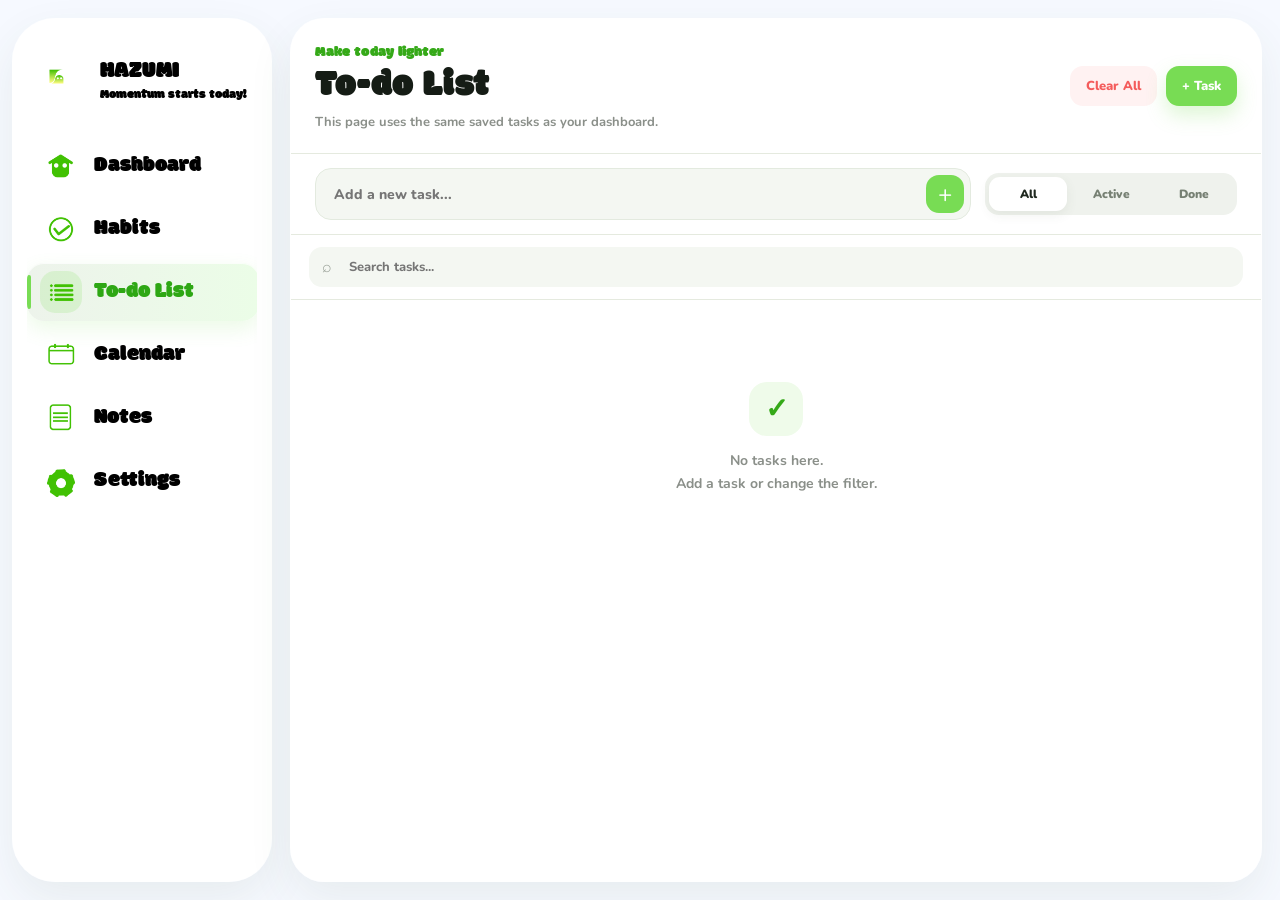
<file: todolist.html>
<!DOCTYPE html>
<html lang="en">
<head>
  <meta charset="UTF-8">
  <meta name="viewport" content="width=device-width, initial-scale=1.0">
  <title>HAZUMI - To-do List</title>
  <link rel="preconnect" href="https://fonts.googleapis.com">
  <link rel="preconnect" href="https://fonts.gstatic.com" crossorigin>
  <link href="https://fonts.googleapis.com/css2?family=Modak&family=Nunito:wght@400;600;700;800;900&display=swap" rel="stylesheet">
  <style>
    :root {
      --green: #78dc54;
      --green-dark: #35a918;
      --page: #f6f9ff;
      --card: #ffffff;
      --text: #1f2520;
      --muted: #8a8f89;
      --line: #e5eadf;
      --danger: #ff7373;
      --yellow: #ffe91f;
      --soft-green: #effbea;
      --shadow: 0 18px 45px rgba(66, 92, 57, 0.08);
    }
    * {
      box-sizing: border-box;
      margin: 0;
      padding: 0;
    }
    html,
    body {
      width: 100%;
      height: 100%;
    }
    body {
      min-width: 1180px;
      height: 100dvh;
      overflow: hidden;
      color: var(--text);
      background: var(--page);
      font-family: "Nunito", -apple-system, BlinkMacSystemFont, "Segoe UI", Arial, sans-serif;
    }
    button,
    input,
    textarea {
      font: inherit;
    }
    button {
      cursor: pointer;
    }
    .todo-page {
      width: 100%;
      height: 100dvh;
      padding: 18px 18px 18px 12px;
      display: grid;
      grid-template-columns: 260px minmax(620px, 1fr) 300px;
      gap: 18px;
      overflow: hidden;
    }
    /* SIDEBAR MENU */
    .hazumi-sidebar {
      width: 260px;
      height: 100%;
      min-height: 0;
      padding: 18px 14px;
      display: flex;
      flex-direction: column;
      background: rgba(255, 255, 255, 0.96);
      border: 1px solid rgba(255, 255, 255, 0.9);
      border-radius: 43px;
      box-shadow:
        0 18px 45px rgba(66, 92, 57, 0.08),
        inset 0 1px 0 rgba(255, 255, 255, 0.85);
      overflow: hidden;
    }
    .hazumi-brand {
      height: 88px;
      flex: 0 0 88px;
      display: flex;
      align-items: center;
      gap: 2px;
      padding: 0 8px;
      color: #000000;
      text-decoration: none;
    }
    .hazumi-brand img {
      width: 62px;
      height: 62px;
      flex-shrink: 0;
      object-fit: contain;
    }
    .hazumi-brand-title {
      margin-left: 1px;
      color: #000000;
      font-family: "Modak", system-ui;
      font-size: 23px;
      font-weight: 400;
      line-height: 1;
    }
    .hazumi-brand-subtitle {
      margin-top: 6px;
      margin-left: 1px;
      color: #000000;
      font-family: "Modak", system-ui;
      font-size: 13px;
      font-weight: 400;
      line-height: 1;
      white-space: nowrap;
    }
    .hazumi-menu {
      min-height: 0;
      flex: 1;
      margin-top: 12px;
      display: flex;
      flex-direction: column;
      gap: 5px;
      overflow-y: auto;
      overflow-x: hidden;
      scrollbar-width: none;
    }
    .hazumi-menu::-webkit-scrollbar {
      display: none;
    }
    .hazumi-menu-item {
      position: relative;
      width: 232px;
      height: 58px;
      min-height: 58px;
      display: flex;
      align-items: center;
      gap: 12px;
      padding: 0 13px;
      color: #111111;
      text-decoration: none;
      border-radius: 17px;
      overflow: hidden;
      transition:
        background 0.22s ease,
        transform 0.22s ease,
        box-shadow 0.22s ease;
    }
    .hazumi-menu-item::before {
      content: "";
      position: absolute;
      left: 0;
      top: 50%;
      width: 4px;
      height: 0;
      background: var(--green);
      border-radius: 999px;
      transform: translateY(-50%);
      transition: height 0.22s ease;
    }
    .hazumi-menu-icon {
      width: 42px;
      height: 42px;
      display: grid;
      place-items: center;
      flex-shrink: 0;
      border-radius: 15px;
      transition:
        background 0.22s ease,
        transform 0.22s ease;
    }
    .hazumi-menu-icon img {
      width: 32px;
      height: 32px;
      display: block;
      object-fit: contain;
      transition:
        transform 0.22s ease,
        filter 0.22s ease;
    }
    .hazumi-menu-text {
      color: #000000;
      font-family: "Modak", system-ui;
      font-size: 22px;
      font-weight: 400;
      line-height: 1;
      white-space: nowrap;
      transition:
        color 0.22s ease,
        transform 0.22s ease;
    }
    .hazumi-menu-item:hover {
      background: linear-gradient(
        90deg,
        rgba(237, 243, 235, 0.95) 0%,
        rgba(235, 253, 231, 0.95) 100%
      );
      transform: translateX(3px);
      box-shadow: 0 8px 20px rgba(120, 220, 84, 0.12);
    }
    .hazumi-menu-item:hover::before {
      height: 30px;
    }
    .hazumi-menu-item:hover .hazumi-menu-icon {
      background: rgba(120, 220, 84, 0.16);
    }
    .hazumi-menu-item:hover .hazumi-menu-icon img {
      transform: scale(1.07) rotate(-3deg);
    }
    .hazumi-menu-item:hover .hazumi-menu-text {
      color: var(--green-dark);
      transform: translateX(2px);
    }
    .hazumi-menu-item.active {
      background: linear-gradient(
        90deg,
        rgba(237, 243, 235, 1) 0%,
        rgba(235, 253, 231, 1) 100%
      );
      box-shadow:
        0 8px 20px rgba(120, 220, 84, 0.14),
        inset 0 1px 0 rgba(255, 255, 255, 0.75);
    }
    .hazumi-menu-item.active::before {
      height: 34px;
    }
    .hazumi-menu-item.active .hazumi-menu-icon {
      background: rgba(120, 220, 84, 0.18);
    }
    .hazumi-menu-item.active .hazumi-menu-text {
      color: #2ea714;
    }
    .hazumi-menu-item:active {
      transform: translateX(3px) scale(0.985);
    }
    /*TODO */
    .todo-shell {
      min-width: 0;
      min-height: 0;
      display: flex;
      flex-direction: column;
      overflow: hidden;
      background: rgba(255, 255, 255, 0.96);
      border: 1px solid rgba(255, 255, 255, 0.85);
      border-radius: 34px;
      box-shadow: var(--shadow);
    }
    .todo-header {
      min-height: 104px;
      flex: 0 0 auto;
      padding: 22px 24px;
      display: flex;
      align-items: center;
      justify-content: space-between;
      gap: 18px;
      border-bottom: 1px solid var(--line);
    }
    .header-copy {
      min-width: 0;
    }
    .eyebrow {
      margin-bottom: 3px;
      color: var(--green-dark);
      font-family: "Modak", system-ui;
      font-size: 15px;
    }
    .todo-title {
      margin: 0;
      color: #151c15;
      font-family: "Modak", system-ui;
      font-size: clamp(36px, 3vw, 48px);
      font-weight: 400;
      line-height: 1;
      letter-spacing: 0.2px;
    }
    .todo-subtitle {
      margin-top: 8px;
      color: var(--muted);
      font-size: 13px;
      font-weight: 700;
    }
    .header-actions {
      display: flex;
      align-items: center;
      gap: 9px;
      flex-shrink: 0;
    }
    .clear-button,
    .focus-button {
      height: 40px;
      padding: 0 16px;
      border: 0;
      border-radius: 13px;
      font-size: 13px;
      font-weight: 850;
      transition:
        background 0.18s ease,
        color 0.18s ease,
        transform 0.18s ease;
    }
    .focus-button {
      color: #ffffff;
      background: var(--green);
      box-shadow: 0 9px 20px rgba(120, 220, 84, 0.25);
    }
    .focus-button:hover {
      background: var(--green-dark);
      transform: translateY(-1px);
    }
    .clear-button {
      color: #f45c5c;
      background: #fff2f2;
    }
    .clear-button:hover {
      color: #ffffff;
      background: var(--danger);
      transform: translateY(-1px);
    }
    .todo-toolbar {
      min-height: 72px;
      flex: 0 0 auto;
      padding: 14px 24px;
      display: grid;
      grid-template-columns: minmax(260px, 1fr) auto;
      gap: 14px;
      align-items: center;
      border-bottom: 1px solid var(--line);
    }

    .add-form {
      min-width: 0;
      display: flex;
      align-items: center;
      gap: 8px;
      padding: 6px;
      background: #f4f7f2;
      border: 1px solid #e3eadf;
      border-radius: 16px;
    }
    .add-form input {
      min-width: 0;
      flex: 1;
      height: 38px;
      padding: 0 12px;
      color: var(--text);
      background: transparent;
      border: 0;
      outline: 0;
      font-size: 14px;
      font-weight: 800;
    }
    .add-form button {
      width: 38px;
      height: 38px;
      color: #ffffff;
      background: var(--green);
      border: 0;
      border-radius: 13px;
      font-size: 24px;
      line-height: 1;
      transition: background 0.18s ease, transform 0.18s ease;
    }
    .add-form button:hover {
      background: var(--green-dark);
      transform: scale(1.03);
    }
    .filter-group {
      display: flex;
      align-items: center;
      gap: 5px;
      padding: 4px;
      background: #eff2ed;
      border-radius: 14px;
    }
    .filter-button {
      height: 34px;
      min-width: 78px;
      padding: 0 13px;
      color: #768073;
      background: transparent;
      border: 0;
      border-radius: 11px;
      font-size: 12px;
      font-weight: 900;
      transition:
        color 0.16s ease,
        background 0.16s ease,
        box-shadow 0.16s ease;
    }
    .filter-button.active {
      color: #1f281f;
      background: #ffffff;
      box-shadow: 0 4px 12px rgba(72, 92, 66, 0.08);
    }
    .todo-content {
      min-height: 0;
      flex: 1;
      display: grid;
      grid-template-columns: minmax(360px, 1fr) 270px;
      overflow: hidden;
    }

    .todo-list-panel {
      min-width: 0;
      min-height: 0;
      display: flex;
      flex-direction: column;
      overflow: hidden;
      border-right: 1px solid var(--line);
    }
    .search-row {
      min-height: 62px;
      flex: 0 0 auto;
      padding: 12px 18px;
      display: flex;
      align-items: center;
      gap: 10px;
      border-bottom: 1px solid var(--line);
    }
    .search-wrap {
      position: relative;
      flex: 1;
      min-width: 0;
    }
    .search-wrap span {
      position: absolute;
      left: 13px;
      top: 50%;
      color: #99a097;
      transform: translateY(-50%);
      pointer-events: none;
    }
    .search-input {
      width: 100%;
      height: 40px;
      padding: 0 13px 0 39px;
      color: var(--text);
      background: #f4f7f2;
      border: 1px solid transparent;
      border-radius: 13px;
      outline: 0;
      font-size: 13px;
      font-weight: 750;
    }
    .search-input:focus {
      background: #ffffff;
      border-color: rgba(120, 220, 84, 0.65);
      box-shadow: 0 0 0 3px rgba(120, 220, 84, 0.12);
    }
    .todo-list {
      min-height: 0;
      flex: 1;
      padding: 12px 14px 18px;
      overflow-y: auto;
      list-style: none;
      scrollbar-width: thin;
      scrollbar-color: var(--green) #edf1eb;
    }
    .todo-list::-webkit-scrollbar {
      width: 9px;
    }
    .todo-list::-webkit-scrollbar-thumb {
      background: var(--green);
      border-radius: 999px;
    }
    .todo-list::-webkit-scrollbar-track {
      background: #edf1eb;
    }
    .todo-item {
      position: relative;
      padding: 14px 48px 14px 15px;
      margin: 8px 0;
      display: flex;
      align-items: flex-start;
      gap: 12px;
      background: #ffffff;
      border: 1px solid #ebeee8;
      border-radius: 18px;
      transition:
        background 0.18s ease,
        border-color 0.18s ease,
        transform 0.18s ease,
        box-shadow 0.18s ease;
    }
    .todo-item:hover {
      border-color: #cfe9c6;
      transform: translateY(-1px);
      box-shadow: 0 8px 20px rgba(66, 92, 57, 0.06);
    }
    .todo-item.completed {
      background: #f8fbf6;
    }
    .todo-checkbox {
      width: 30px;
      height: 30px;
      display: grid;
      place-items: center;
      flex: 0 0 30px;
      color: transparent;
      background: #eff3ed;
      border: 0;
      border-radius: 50%;
      transition:
        background 0.18s ease,
        box-shadow 0.18s ease,
        transform 0.18s ease;
    }
    .todo-checkbox:hover {
      background: #e6f8df;
      transform: scale(1.05);
    }
    .todo-checkbox.checked {
      color: #ffffff;
      background: var(--green);
      box-shadow: 0 8px 18px rgba(120, 220, 84, 0.25);
      animation: pop 0.22s ease;
    }
    .todo-checkbox.checked::before {
      content: "✓";
      font-size: 17px;
      font-weight: 1000;
      line-height: 1;
    }
    @keyframes pop {
      0% {
        transform: scale(0.78);
      }
      70% {
        transform: scale(1.13);
      }
      100% {
        transform: scale(1);
      }
    }
    .todo-main {
      min-width: 0;
      flex: 1;
    }
    .todo-text-input {
      width: 100%;
      min-height: 30px;
      color: #222a22;
      background: transparent;
      border: 0;
      outline: 0;
      font-size: 16px;
      font-weight: 850;
      line-height: 1.45;
      resize: none;
    }
    .todo-item.completed .todo-text-input {
      color: #9ba29a;
      text-decoration: line-through;
      text-decoration-thickness: 2px;
    }
    .todo-meta {
      margin-top: 5px;
      display: flex;
      gap: 8px;
      flex-wrap: wrap;
      color: #9ba29a;
      font-size: 11px;
      font-weight: 800;
    }
    .todo-delete {
      position: absolute;
      right: 12px;
      top: 12px;
      width: 30px;
      height: 30px;
      display: grid;
      place-items: center;
      color: #a2a8a0;
      background: transparent;
      border: 0;
      border-radius: 50%;
      font-size: 22px;
      line-height: 1;
      opacity: 0;
      transition:
        opacity 0.16s ease,
        color 0.16s ease,
        background 0.16s ease;
    }
    .todo-item:hover .todo-delete,
    .todo-item:focus-within .todo-delete {
      opacity: 1;
    }
    .todo-delete:hover {
      color: #ffffff;
      background: var(--danger);
    }
    .empty-state {
      padding: 70px 28px;
      color: var(--muted);
      text-align: center;
      font-size: 14px;
      font-weight: 700;
      line-height: 1.6;
    }
    .empty-icon {
      width: 54px;
      height: 54px;
      margin: 0 auto 14px;
      display: grid;
      place-items: center;
      color: var(--green-dark);
      background: var(--soft-green);
      border-radius: 18px;
      font-size: 28px;
      font-weight: 900;
    }

    /* BARUUN PANEL*/
    .detail-panel {
      min-width: 0;
      min-height: 0;
      padding: 20px;
      display: flex;
      flex-direction: column;
      gap: 14px;
      overflow: hidden;
      background: #fbfcfb;
    }
    .summary-title {
      font-size: 21px;
      font-weight: 950;
      letter-spacing: -0.4px;
    }
    .summary-subtitle {
      margin-top: 4px;
      color: var(--muted);
      font-size: 12px;
      font-weight: 750;
      line-height: 1.5;
    }
    .progress-card {
      padding: 18px;
      background: #ffffff;
      border: 1px solid var(--line);
      border-radius: 22px;
    }
    .progress-ring {
      --value: 0deg;
      width: 132px;
      height: 132px;
      margin: 8px auto 16px;
      display: grid;
      place-items: center;
      background:
        conic-gradient(var(--green) var(--value), #edf1eb 0deg);
      border-radius: 50%;
    }
    .progress-ring-inner {
      width: 94px;
      height: 94px;
      display: grid;
      place-items: center;
      background: #ffffff;
      border-radius: 50%;
      color: #1f281f;
      font-size: 28px;
      font-weight: 950;
    }
    .progress-label {
      color: var(--muted);
      text-align: center;
      font-size: 12px;
      font-weight: 850;
    }
    .stats-grid {
      display: grid;
      grid-template-columns: repeat(2, 1fr);
      gap: 10px;
    }
    .stat-card {
      min-height: 96px;
      padding: 14px;
      display: flex;
      flex-direction: column;
      justify-content: space-between;
      background: #ffffff;
      border: 1px solid var(--line);
      border-radius: 20px;
    }
    .stat-label {
      color: var(--muted);
      font-size: 11px;
      font-weight: 900;
    }
    .stat-value {
      color: #1f281f;
      font-size: 30px;
      font-weight: 950;
      letter-spacing: -0.8px;
    }
    .quick-actions {
      margin-top: auto;
      display: grid;
      gap: 9px;
    }
    .action-button {
      height: 42px;
      border: 0;
      border-radius: 14px;
      font-size: 13px;
      font-weight: 900;
      transition:
        background 0.16s ease,
        color 0.16s ease,
        transform 0.16s ease;
    }
    .mark-all-button {
      color: #ffffff;
      background: var(--green);
    }
    .mark-all-button:hover {
      background: var(--green-dark);
      transform: translateY(-1px);
    }
    .clear-completed-button {
      color: #4a5447;
      background: #edf3ea;
    }
    .clear-completed-button:hover {
      color: #ffffff;
      background: #4a5447;
      transform: translateY(-1px);
    }
    @media (max-width: 1280px) {
      .todo-page {
        grid-template-columns: 260px minmax(620px, 1fr);
      }
      .detail-panel {
        display: none;
      }
      .todo-content {
        grid-template-columns: 1fr;
      }
      .todo-list-panel {
        border-right: 0;
      }
    }
    @media (max-height: 760px) {
      .todo-page {
        padding: 12px;
        gap: 12px;
      }
      .hazumi-sidebar {
        padding: 16px 14px;
      }
      .hazumi-brand {
        height: 80px;
        flex-basis: 80px;
      }
      .hazumi-menu {
        margin-top: 10px;
        gap: 4px;
      }
      .hazumi-menu-item {
        height: 54px;
        min-height: 54px;
      }
      .todo-header {
        min-height: 82px;
        padding: 15px 18px;
      }
      .todo-subtitle {
        display: none;
      }
      .todo-toolbar {
        min-height: 62px;
        padding: 10px 18px;
      }
    }
    @media (max-width: 768px) {
      html,
      body {
        width: 100%;
        min-width: 0;
        min-height: 100%;
        height: auto;
        overflow-x: hidden;
        overflow-y: auto;
        background:
          radial-gradient(circle at 86% 4%, rgba(120, 220, 84, 0.22), transparent 26%),
          radial-gradient(circle at 10% 22%, rgba(255, 233, 31, 0.13), transparent 28%),
          var(--page);
      }
      body {
        padding: 0;
      }
      .todo-page {
        width: 100%;
        min-width: 0;
        min-height: 100dvh;
        height: auto;
        padding: 14px 14px 104px;
        display: flex;
        flex-direction: column;
        gap: 16px;
        overflow: visible;
      }
      /* dood tses*/
      .hazumi-sidebar {
        display: block !important;
        position: fixed;
        left: 12px;
        right: 12px;
        bottom: 12px;
        top: auto;
        z-index: 9999;
        width: auto;
        height: 76px;
        min-height: 0;
        margin: 0;
        padding: 8px;
        background: rgba(255, 255, 255, 0.9);
        border: 1px solid rgba(255, 255, 255, 0.95);
        border-radius: 28px;
        box-shadow:
          0 18px 45px rgba(66, 92, 57, 0.18),
          inset 0 1px 0 rgba(255, 255, 255, 0.9);
        backdrop-filter: blur(18px);
        -webkit-backdrop-filter: blur(18px);
        overflow: hidden;
      }
      .hazumi-brand {
        display: none !important;
      }
      .hazumi-menu {
        width: 100%;
        height: 100%;
        margin: 0;
        display: grid;
        grid-template-columns: repeat(5, minmax(0, 1fr));
        gap: 5px;
        overflow: visible;
      }
      .hazumi-menu-item:nth-child(6) {
        display: none !important;
      }
      .hazumi-menu-item {
        position: relative;
        width: auto;
        height: 60px;
        min-height: 0;
        padding: 6px 2px;
        display: flex;
        flex-direction: column;
        align-items: center;
        justify-content: center;
        gap: 4px;
        color: #7b8278;
        text-decoration: none;
        border-radius: 22px;
        background: transparent;
        box-shadow: none;
        transform: none;
        transition:
          background 0.18s ease,
          color 0.18s ease,
          transform 0.18s ease;
      }
      .hazumi-menu-item::before {
        display: none;
      }
      .hazumi-menu-icon {
        width: 28px;
        height: 28px;
        display: grid;
        place-items: center;
        border-radius: 12px;
        background: transparent;
      }
      .hazumi-menu-icon img {
        width: 25px;
        height: 25px;
        display: block;
        object-fit: contain;
      }
      .hazumi-menu-text {
        max-width: 100%;
        color: inherit;
        font-family: Arial, sans-serif;
        font-size: 10px;
        font-weight: 800;
        line-height: 1;
        white-space: nowrap;
        overflow: hidden;
        text-overflow: ellipsis;
      }
      .hazumi-menu-item:hover {
        transform: none;
        box-shadow: none;
      }
      .hazumi-menu-item:active {
        transform: scale(0.94);
      }
      .hazumi-menu-item.active {
        color: #2ea714;
        background: linear-gradient(
          180deg,
          rgba(237, 243, 235, 1) 0%,
          rgba(235, 253, 231, 1) 100%
        );
        box-shadow:
          0 8px 20px rgba(120, 220, 84, 0.16),
          inset 0 1px 0 rgba(255, 255, 255, 0.85);
      }
      .hazumi-menu-item.active .hazumi-menu-icon {
        background: rgba(120, 220, 84, 0.16);
      }
      .hazumi-menu-item.active .hazumi-menu-icon img {
        transform: scale(1.05);
      }
      /* todo card*/
      .todo-shell {
        width: 100%;
        min-width: 0;
        min-height: 0;
        height: auto;
        border-radius: 30px;
        overflow: hidden;
      }
      .todo-header {
        min-height: 0;
        padding: 20px 18px 16px;
        display: flex;
        flex-direction: column;
        align-items: stretch;
        justify-content: flex-start;
        gap: 16px;
      }
      .eyebrow {
        font-size: 14px;
      }
      .todo-title {
        font-size: clamp(40px, 13vw, 56px);
        line-height: 0.95;
      }
      .todo-subtitle {
        margin-top: 8px;
        font-size: 13px;
        line-height: 1.45;
      }
      .header-actions {
        width: 100%;
        display: grid;
        grid-template-columns: 1fr 1fr;
        gap: 8px;
      }
      .clear-button,
      .focus-button {
        width: 100%;
        height: 46px;
        padding: 0 12px;
        border-radius: 15px;
        font-size: 13px;
      }
      .todo-toolbar {
        min-height: 0;
        padding: 14px 16px;
        display: flex;
        flex-direction: column;
        align-items: stretch;
        gap: 12px;
      }
      .add-form {
        width: 100%;
        padding: 6px;
        border-radius: 16px;
      }
      .add-form input {
        height: 40px;
      }

      .add-form button {
        width: 40px;
        height: 40px;
      }
      .filter-group {
        width: 100%;
        display: grid;
        grid-template-columns: repeat(3, minmax(0, 1fr));
        gap: 5px;
      }
      .filter-button {
        width: 100%;
        min-width: 0;
        height: 38px;
        padding: 0 8px;
      }
      .todo-content {
        min-height: 0;
        display: flex;
        flex-direction: column;
        overflow: visible;
      }
      .todo-list-panel {
        min-width: 0;
        min-height: 0;
        display: flex;
        flex-direction: column;
        overflow: visible;
        border-right: 0;
      }
      .search-row {
        min-height: 0;
        padding: 12px 16px;
      }
      .search-input {
        height: 42px;
        border-radius: 14px;
      }
      .todo-list {
        min-height: 260px;
        max-height: 560px;
        padding: 10px 12px 18px;
        overflow-y: auto;
        -webkit-overflow-scrolling: touch;
      }
      .todo-item {
        padding: 14px 44px 14px 13px;
        margin: 8px 0;
        gap: 10px;
        border-radius: 18px;
      }
      .todo-checkbox {
        width: 30px;
        height: 30px;
        flex-basis: 30px;
      }
      .todo-text-input {
        min-height: 30px;
        font-size: 15px;
        line-height: 1.45;
      }
      .todo-meta {
        font-size: 10px;
      }
      .todo-delete {
        right: 10px;
        top: 10px;
        width: 30px;
        height: 30px;
        opacity: 1;
      }
      .empty-state {
        padding: 42px 18px;
      }
      /* progress */
      .detail-panel {
        width: 100%;
        min-width: 0;
        min-height: 0;
        padding: 16px;
        display: flex !important;
        flex-direction: column;
        gap: 14px;
        overflow: visible;
        background: #fbfcfb;
        border-top: 1px solid var(--line);
      }
      .summary-title {
        font-size: 22px;
      }
      .summary-subtitle {
        font-size: 12px;
      }
      .progress-card {
        padding: 18px;
        border-radius: 22px;
      }
      .progress-ring {
        width: 126px;
        height: 126px;
      }
      .progress-ring-inner {
        width: 90px;
        height: 90px;
        font-size: 26px;
      }
      .stats-grid {
        display: grid;
        grid-template-columns: repeat(2, minmax(0, 1fr));
        gap: 10px;
      }
      .stat-card {
        min-height: 92px;
        padding: 14px;
        border-radius: 20px;
      }
      .stat-label {
        font-size: 11px;
      }
      .stat-value {
        font-size: 29px;
      }
      .quick-actions {
        margin-top: 0;
        display: grid;
        grid-template-columns: 1fr;
        gap: 9px;
      }
      .action-button {
        height: 44px;
      }
    }
    @media (max-width: 420px) {
      .todo-page {
        padding: 12px 10px 100px;
        gap: 14px;
      }
      .todo-shell {
        border-radius: 26px;
      }
      .todo-header {
        padding: 18px 15px 14px;
      }
      .todo-title {
        font-size: clamp(38px, 14vw, 50px);
      }
      .todo-subtitle {
        font-size: 12px;
      }
      .header-actions {
        grid-template-columns: 1fr;
      }
      .clear-button,
      .focus-button {
        height: 44px;
      }
      .todo-toolbar {
        padding: 12px 14px;
      }
      .todo-list {
        max-height: 520px;
        padding: 9px 10px 16px;
      }
      .todo-item {
        padding: 13px 42px 13px 12px;
      }
      .todo-text-input {
        font-size: 14px;
      }
      .detail-panel {
        padding: 14px;
      }
      .progress-ring {
        width: 118px;
        height: 118px;
      }
      .progress-ring-inner {
        width: 84px;
        height: 84px;
        font-size: 24px;
      }
      .stats-grid {
        gap: 9px;
      }
      .stat-card {
        min-height: 88px;
        padding: 13px;
      }
      .stat-value {
        font-size: 27px;
      }
      .hazumi-sidebar {
        left: 10px;
        right: 10px;
        bottom: 10px;
        height: 72px;
        padding: 7px;
        border-radius: 26px;
      }
      .hazumi-menu {
        gap: 4px;
      }
      .hazumi-menu-item {
        height: 58px;
        padding: 5px 1px;
        border-radius: 20px;
      }
      .hazumi-menu-icon {
        width: 26px;
        height: 26px;
      }
      .hazumi-menu-icon img {
        width: 23px;
        height: 23px;
      }
      .hazumi-menu-text {
        font-size: 9px;
      }
    }
  </style>
</head>
<body>
  <main class="todo-page">
     <!-- Sidebar -->
<aside class="hazumi-sidebar">
  <a href="dashboard.php" class="hazumi-brand">
    <img src="images/logo.png" alt="Hazumi logo">
    <div>
      <div class="hazumi-brand-title">HAZUMI</div>
      <div class="hazumi-brand-subtitle">Momentum starts today!</div>
    </div>
  </a>
  <nav class="hazumi-menu" aria-label="Main menu">
    <a href="dashboard.php" class="hazumi-menu-item">
      <span class="hazumi-menu-icon">
        <img src="images/icons/home.png" alt="">
      </span>
      <span class="hazumi-menu-text">Dashboard</span>
    </a>
    <a href="habittracker.html" class="hazumi-menu-item">
      <span class="hazumi-menu-icon">
        <img src="images/icons/habits.png" alt="">
      </span>
      <span class="hazumi-menu-text">Habits</span>
    </a>
    <a href="todolist.html" class="hazumi-menu-item active" aria-current="page">
      <span class="hazumi-menu-icon">
        <img src="images/icons/list.png" alt="">
      </span>
      <span class="hazumi-menu-text">To-do List</span>
    </a>
    <a href="calendar.html" class="hazumi-menu-item">
      <span class="hazumi-menu-icon">
        <img src="images/icons/calendar.png" alt="">
      </span>
      <span class="hazumi-menu-text">Calendar</span>
    </a>
    <a href="notes.html" class="hazumi-menu-item">
      <span class="hazumi-menu-icon">
        <img src="images/icons/notes.png" alt="">
      </span>
      <span class="hazumi-menu-text">Notes</span>
    </a>
    <a href="setting.php" class="hazumi-menu-item">
    <span class="hazumi-menu-icon">
    <img src="images/icons/settings.png" alt="">
    </span>
   <span class="hazumi-menu-text">Settings</span>
  </a>
  </nav>
</aside>
    <!-- Main todo -->
    <section class="todo-shell">
      <header class="todo-header">
        <div class="header-copy">
          <div class="eyebrow">Make today lighter</div>
          <h1 class="todo-title">To-do List</h1>
          <p class="todo-subtitle">
            This page uses the same saved tasks as your dashboard.
          </p>
        </div>
        <div class="header-actions">
          <button class="clear-button" id="clearAllButton" type="button">
            Clear All
          </button>
          <button class="focus-button" id="focusAddButton" type="button">
            + Task
          </button>
        </div>
      </header>
      <div class="todo-toolbar">
        <form class="add-form" id="addTodoForm">
          <input
            id="todoInput"
            type="text"
            placeholder="Add a new task..."
            autocomplete="off"
          >
          <button type="submit" aria-label="Add task">+</button>
        </form>
        <div class="filter-group" aria-label="Task filter">
          <button class="filter-button active" type="button" data-filter="all">
            All
          </button>
          <button class="filter-button" type="button" data-filter="active">
            Active
          </button>
          <button class="filter-button" type="button" data-filter="completed">
            Done
          </button>
        </div>
      </div>
      <div class="todo-content">
        <section class="todo-list-panel">
          <div class="search-row">
            <div class="search-wrap">
              <span>⌕</span>
              <input
                class="search-input"
                id="todoSearch"
                type="search"
                placeholder="Search tasks..."
                autocomplete="off"
              >
            </div>
          </div>
          <ul class="todo-list" id="todoList"></ul>
        </section>
        <aside class="detail-panel">
          <div>
            <div class="summary-title">Progress</div>
            <div class="summary-subtitle">
              Completed and unfinished tasks are synced with the dashboard.
            </div>
          </div>
          <section class="progress-card">
            <div class="progress-ring" id="progressRing">
              <div class="progress-ring-inner" id="progressPercent">0%</div>
            </div>
            <div class="progress-label" id="progressLabel">
              No tasks yet
            </div>
          </section>
          <div class="stats-grid">
            <section class="stat-card">
              <div class="stat-label">Total</div>
              <div class="stat-value" id="totalCount">0</div>
            </section>
            <section class="stat-card">
              <div class="stat-label">Done</div>
              <div class="stat-value" id="completedCount">0</div>
            </section>
            <section class="stat-card">
              <div class="stat-label">Left</div>
              <div class="stat-value" id="leftCount">0</div>
            </section>
            <section class="stat-card">
              <div class="stat-label">Showing</div>
              <div class="stat-value" id="visibleCount">0</div>
            </section>
          </div>
          <div class="quick-actions">
            <button class="action-button mark-all-button" id="markAllButton" type="button">
              Mark all done
            </button>
            <button class="action-button clear-completed-button" id="clearCompletedButton" type="button">
              Clear completed
            </button>
          </div>
        </aside>
      </div>
    </section>
  </main>

  <script src="assets/js/todolist.js"></script>
</body>
</html>
</file>
<file: style.css>
@charset "UTF-8";
@import url("https://fonts.googleapis.com/css2?family=Modak&display=swap");
:root {
  --bg: #04080b;
  --green: #62cb18;
  --orange: #ffb15c;
  --white: #ffffff;
  --dark-card: #151515;
  --header: rgba(12, 17, 18, 0.62);
  --max-width: 1180px;
}
html {
  scroll-behavior: smooth;
}
@media (prefers-reduced-motion: reduce) {
  html {
    scroll-behavior: auto;
  }
  .rectangle-4,
  .hazumi-1,
  .hazumi,
  .frame-1,
  .frame-1 a {
    transition: none;
  }
  .frame-1::after {
    transition: none;
  }
}
body {
  margin: 0;
  background: var(--bg);
  color: var(--white);
  font-family: "Modak", system-ui;
}
.desktop-1,
.desktop-1 * {
  box-sizing: border-box;
}
.desktop-1 {
  width: 100%;
  min-height: 100vh;
  background: var(--bg);
  overflow-x: hidden;
  position: relative;
}
.desktop-1 section {
  animation: index-page-enter 0.48s ease both;
}
@keyframes index-page-enter {
  from {
    opacity: 0;
  }
  to {
    opacity: 1;
  }
}
@media (prefers-reduced-motion: reduce) {
  .desktop-1 section {
    animation: none;
  }
}
img {
  max-width: 100%;
  display: block;
}
section {
  scroll-margin-top: 90px;
}
/* HEADER */
.rectangle-4 {
  width: min(calc(100% - 96px), 1680px);
  height: 76px;
  background:
    linear-gradient(135deg, rgba(255, 255, 255, 0.10), rgba(255, 255, 255, 0.035)),
    var(--header);
  border: 1px solid rgba(255, 255, 255, 0.12);
  border-radius: 999px;
  box-shadow:
    0 18px 60px rgba(0, 0, 0, 0.24),
    inset 0 1px 0 rgba(255, 255, 255, 0.12);
  backdrop-filter: blur(22px);
  -webkit-backdrop-filter: blur(22px);
  position: fixed;
  left: 50%;
  top: 18px;
  transform: translateX(-50%);
  z-index: 100;
  overflow: hidden;
  transition:
    top 0.28s ease,
    height 0.28s ease,
    background 0.28s ease,
    box-shadow 0.28s ease;
}
.rectangle-4::before {
  content: "";
  position: absolute;
  inset: 0;
  background:
    radial-gradient(circle at 16% 50%, rgba(98, 203, 24, 0.18), transparent 28%),
    radial-gradient(circle at 84% 50%, rgba(255, 177, 92, 0.08), transparent 24%);
  pointer-events: none;
}
.rectangle-4::after {
  content: "";
  position: absolute;
  left: 24px;
  right: 24px;
  bottom: 0;
  height: 1px;
  background: linear-gradient(90deg, transparent, rgba(98, 203, 24, 0.65), transparent);
  pointer-events: none;
}
body.is-index-scrolled .rectangle-4 {
  top: 10px;
  height: 68px;
  background:
    linear-gradient(135deg, rgba(255, 255, 255, 0.13), rgba(255, 255, 255, 0.05)),
    rgba(9, 13, 14, 0.78);
  box-shadow:
    0 20px 70px rgba(0, 0, 0, 0.34),
    0 0 34px rgba(98, 203, 24, 0.10),
    inset 0 1px 0 rgba(255, 255, 255, 0.14);
}
.hazumi-1 {
  width: 46px;
  height: 46px;
  position: fixed;
  left: clamp(62px, 8vw, 148px);
  top: 33px;
  object-fit: contain;
  z-index: 101;
  cursor: pointer;
  transition:
    top 0.28s ease,
    width 0.28s ease,
    height 0.28s ease;
}
.hazumi-logo-link,
.hazumi-logo-link:visited,
.hazumi-logo-link:hover,
.hazumi-logo-link:focus,
.hazumi,
.hazumi:visited,
.hazumi:hover,
.hazumi:focus {
  text-decoration: none;
  text-decoration-line: none;
  -webkit-text-decoration: none;
}
.hazumi {
  color: var(--white);
  text-decoration: none;
  font-size: 27px;
  font-weight: 400;
  position: fixed;
  left: clamp(112px, 11vw, 202px);
  top: 39px;
  z-index: 101;
  cursor: pointer;
  text-shadow: 0 0 22px rgba(255, 255, 255, 0.12);
  transition:
    top 0.28s ease,
    color 0.28s ease;
}
body.is-index-scrolled .hazumi-1 {
  width: 42px;
  height: 42px;
  top: 23px;
}
body.is-index-scrolled .hazumi {
  top: 29px;
}
.frame-1 {
  display: flex;
  align-items: center;
  justify-content: flex-end;
  gap: clamp(18px, 2.3vw, 38px);
  position: fixed;
  right: clamp(62px, 8vw, 150px);
  top: 29px;
  z-index: 101;
  min-height: 54px;
  padding: 0 20px;
  border: 1px solid rgba(255, 255, 255, 0.10);
  border-radius: 999px;
  background:
    linear-gradient(135deg, rgba(255, 255, 255, 0.09), rgba(255, 255, 255, 0.035)),
    rgba(4, 8, 11, 0.22);
  box-shadow:
    inset 0 1px 0 rgba(255, 255, 255, 0.10),
    0 12px 34px rgba(0, 0, 0, 0.14);
  backdrop-filter: blur(18px);
  -webkit-backdrop-filter: blur(18px);
  --nav-left: 0px;
  --nav-width: 70px;
  transition:
    top 0.28s ease,
    min-height 0.28s ease,
    background 0.28s ease,
    box-shadow 0.28s ease;
}
body.is-index-scrolled .frame-1 {
  top: 17px;
  min-height: 50px;
  background:
    linear-gradient(135deg, rgba(255, 255, 255, 0.12), rgba(255, 255, 255, 0.04)),
    rgba(4, 8, 11, 0.38);
  box-shadow:
    inset 0 1px 0 rgba(255, 255, 255, 0.12),
    0 16px 38px rgba(0, 0, 0, 0.20);
}
.frame-1 a {
  color: var(--white);
  text-decoration: none;
  font-size: clamp(17px, 1.45vw, 21px);
  font-weight: 400;
  position: relative;
  white-space: nowrap;
  line-height: 1;
  padding: 14px 0 16px;
  transition:
    color 0.3s ease,
    text-shadow 0.3s ease,
    transform 0.3s ease;
}
.frame-1 a:hover,
.frame-1 a.active {
  color: var(--green);
  text-shadow: 0 0 16px rgba(98, 203, 24, 0.30);
}
.frame-1 a:hover {
  transform: translateY(-1px);
}
.frame-1::after {
  content: "";
  width: var(--nav-width);
  height: 3px;
  background: linear-gradient(90deg, var(--green), #a7ff4e);
  border-radius: 4px;
  position: absolute;
  left: var(--nav-left);
  bottom: 8px;
  box-shadow: 0 0 16px rgba(98, 203, 24, 0.58);
  transition:
    left 0.35s cubic-bezier(0.16, 1, 0.3, 1),
    width 0.35s cubic-bezier(0.16, 1, 0.3, 1);
}
.rectangle-1 {
  display: none;
}
/* HOME  */
#home {
  width: min(calc(100% - 48px), var(--max-width));
  min-height: 100vh;
  margin: 0 auto;
  padding: 130px 0 80px;
  display: grid;
  grid-template-columns: minmax(0, 1fr) minmax(360px, 520px);
  grid-template-areas:
    "title image"
    "subtitle image"
    "buttons image";
  align-content: center;
  column-gap: 70px;
}
.momentum-starts-today {
  grid-area: title;
  color: var(--white);
  text-align: center;
  font-size: clamp(38px, 4vw, 46px);
  font-weight: 400;
  line-height: 1.1;
}
.momentum-starts-today-span {
  color: var(--white);
}
.momentum-starts-today-span2 {
  color: var(--green);
  margin-left: -10px;
  margin-right: -10px;
}
.build-better-habits-every-day-track-routines-stay-consistent-grow-slowly {
  grid-area: subtitle;
  color: var(--white);
  text-align: center;
  font-size: clamp(20px, 2vw, 24px);
  font-weight: 400;
  line-height: 1.35;
  margin-top: 24px;
}
._1-1 {
  grid-area: image;
  width: min(42vw, 497px);
  justify-self: center;
  align-self: center;
  filter: blur(40px);
  object-fit: cover;
  z-index: 0;
}
._1-2 {
  grid-area: image;
  width: min(42vw, 491px);
  justify-self: center;
  align-self: center;
  transform: scaleX(-1);
  object-fit: cover;
  z-index: 1;
}
/* HOME BUTTON*/
.log-in,
.sign-up {
  grid-area: buttons;
  width: 140px;
  height: 60px;
  margin-top: 18px;
  border: none;
  border-radius: 14px;
  background: transparent;
  color: var(--green);
  font-family: "Modak", system-ui;
  font-size: 20px;
  font-weight: 400;
  text-align: center;
  cursor: pointer;
  overflow: hidden;
  position: relative;
  isolation: isolate;
}
.log-in {
  justify-self: center;
  margin-left: -160px;
}
.sign-up {
  justify-self: center;
  margin-left: 160px;
}
.log-in::before,
.sign-up::before {
  content: "";
  position: absolute;
  inset: -2px;
  background: conic-gradient(
    from 0deg,
    transparent 0deg,
    transparent 260deg,
    var(--green) 300deg,
    var(--orange) 330deg,
    transparent 360deg
  );
  animation: rotateBorder 5s linear infinite;
  z-index: -2;
}
.log-in::after,
.sign-up::after {
  content: "";
  position: absolute;
  inset: 1px;
  border-radius: 13px;
  background: var(--dark-card);
  z-index: -1;
}
@keyframes rotateBorder {
  from {
    transform: rotate(0deg);
  }
  to {
    transform: rotate(360deg);
  }
}
/* ===== ABOUT ===== */
#about {
  width: min(calc(100% - 48px), var(--max-width));
  min-height: calc(100vh - 90px);
  margin: 0 auto;
  padding: 60px 0 80px;
  display: grid;
  grid-template-columns: minmax(320px, 500px) minmax(0, 1fr);
  grid-template-areas:
    "about-img about-title"
    "about-img about-text";
  align-items: center;
  column-gap: 70px;
}
._2-1 {
  grid-area: about-img;
  width: min(38vw, 497px);
  justify-self: center;
  object-fit: cover;
}
.about-us2 {
  grid-area: about-title;
  color: var(--white);
  font-size: clamp(46px, 5vw, 64px);
  font-weight: 400;
  margin: 0;
}
.aboutus {
  grid-area: about-text;
  color: var(--white);
  font-size: clamp(20px, 2vw, 24px);
  font-weight: 400;
  line-height: 1.5;
  text-align: justify;
  margin: 30px 0 0;
}
/*FEATURES*/
#feature {
  width: min(calc(100% - 48px), var(--max-width));
  min-height: calc(100vh - 90px);
  margin: 0 auto;
  padding: 70px 0 90px;
  display: grid;
  grid-template-columns: repeat(3, 1fr);
  grid-template-areas:
    "feature-title feature-title feature-title"
    "img1 img2 img3"
    "text1 text2 text3";
  gap: 36px 70px;
}
.our-core-features {
  grid-area: feature-title;
  color: var(--white);
  font-size: clamp(46px, 5vw, 64px);
  font-weight: 400;
  margin: 0 0 40px;
}
.rectangle-5,
.rectangle-6,
.rectangle-7 {
  width: 100%;
  max-width: 295px;
  aspect-ratio: 295 / 317;
  height: auto;
  border-radius: 46px;
  object-fit: cover;
  justify-self: center;
}
.rectangle-5 {
  grid-area: img1;
}
.rectangle-6 {
  grid-area: img2;
}
.rectangle-7 {
  grid-area: img3;
}
.habit-tracker,
.to-do-list,
.time-block {
  color: var(--white);
  font-size: clamp(18px, 1.7vw, 20px);
  font-weight: 400;
  line-height: 1.45;
  text-align: justify;
  margin: 0;
  max-width: 295px;
  justify-self: center;
}
.habit-tracker {
  grid-area: text1;
}
.to-do-list {
  grid-area: text2;
}
.time-block {
  grid-area: text3;
}
/*  VISION */
#vision {
  width: min(calc(100% - 48px), var(--max-width));
  min-height: calc(100vh - 90px);
  margin: 0 auto;
  padding: 90px 0 130px;
}
.our-vision {
  color: var(--white);
  font-size: clamp(46px, 5vw, 64px);
  font-weight: 400;
  margin: 0 0 48px;
}
.visiontext {
  color: var(--white);
  font-size: clamp(20px, 2vw, 24px);
  font-weight: 400;
  line-height: 1.5;
  text-align: justify;
  margin: 0;
}
.momentum-starts-today2 {
  color: var(--white);
  text-align: center;
  font-size: clamp(38px, 4vw, 46px);
  font-weight: 400;
  margin-top: 120px;
}
.momentum-starts-today-2-span {
  color: var(--white);
}
.momentum-starts-today-2-span2 {
  color: var(--green);
  margin-left: -10px;
  margin-right: -10px;
}
/*  JOIN  */
#join {
  min-height: 386px;
  padding: 80px 24px;
  position: relative;
  overflow: hidden;
  display: grid;
  grid-template-columns: 130px 130px;
  grid-template-rows: auto auto;
  column-gap: 30px;
  row-gap: 38px;
  place-content: center;
  place-items: center;
}
.rectangle-8 {
  width: 100vw;
  height: 100%;
  background: rgba(98, 203, 24, 0.8);
  position: absolute;
  left: 50%;
  top: 0;
  transform: translateX(-50%);
  z-index: 0;
}

.join-us2 {
  grid-column: 1 / -1;
  grid-row: 1;
  color: var(--white);
  text-align: center;
  font-size: clamp(38px, 4vw, 46px);
  font-weight: 400;
  margin: 0;
  position: relative;
  z-index: 1;
}
.log-in2,
.sign-up2 {
  width: 130px;
  height: 52px;
  border-radius: 30px;
  font-family: "Modak", system-ui;
  font-size: 20px;
  font-weight: 400;
  cursor: pointer;
  position: relative;
  z-index: 1;
  margin: 0;
  padding: 0;
  text-align: center;
}
.log-in2 {
  grid-column: 1;
  grid-row: 2;
  color: var(--white);
  background: var(--green);
  border: 2px solid var(--white);
}
.sign-up2 {
  grid-column: 2;
  grid-row: 2;
  color: var(--green);
  background: var(--white);
  border: none;
}
.ellipse-2,
.ellipse-3,
.ellipse-4,
.ellipse-5,
.rectangle-2,
.rectangle-3,
.rectangle-22,
.rectangle-32 {
  display: none;
}
/*  TABLET  */
@media (max-width: 1024px) {
  #home {
    grid-template-columns: 1fr 420px;
    column-gap: 40px;
  }
  #about {
    column-gap: 40px;
  }
  #feature {
    gap: 32px;
  }
}
/* MOBILE / TABLET  */
@media (max-width: 768px) {
  .rectangle-4 {
    width: calc(100% - 28px);
    height: 108px;
    top: 12px;
    border-radius: 28px;
  }
  .hazumi-1 {
    width: 42px;
    height: 42px;
    left: 32px;
    top: 24px;
  }
  .hazumi {
    left: 82px;
    top: 29px;
    font-size: 25px;
  }
  .frame-1 {
    width: calc(100% - 56px);
    min-height: 42px;
    left: 28px;
    right: auto;
    top: 70px;
    justify-content: space-between;
    gap: 12px;
    padding: 0 12px;
  }
  body.is-index-scrolled .rectangle-4 {
    top: 8px;
    height: 102px;
  }
  body.is-index-scrolled .hazumi-1 {
    top: 20px;
  }
  body.is-index-scrolled .hazumi {
    top: 25px;
  }
  body.is-index-scrolled .frame-1 {
    top: 64px;
    min-height: 42px;
  }
  .frame-1 a {
    font-size: clamp(15px, 4vw, 19px);
    padding: 12px 0 14px;
  }
  .frame-1::after {
    height: 3px;
    bottom: 6px;
  }
  section {
    scroll-margin-top: 118px;
  }
  #home {
    width: min(calc(100% - 32px), var(--max-width));
    min-height: auto;
    padding: 150px 0 90px;
    grid-template-columns: 1fr;
    grid-template-areas:
      "image"
      "title"
      "subtitle"
      "buttons";
    row-gap: 18px;
  }
  ._1-1,
  ._1-2 {
    width: min(78vw, 390px);
  }
  .momentum-starts-today {
    margin-top: 12px;
    width: 100%;
    white-space: nowrap;
    font-size: clamp(29px, 7.9vw, 36px);
    line-height: 1.02;
  }
  .build-better-habits-every-day-track-routines-stay-consistent-grow-slowly {
    margin-top: 8px;
  }
  .log-in,
  .sign-up {
    width: 130px;
    height: 56px;
    margin-top: 28px;
  }
  .log-in {
    margin-left: -150px;
  }
  .sign-up {
    margin-left: 150px;
  }
  #about {
    width: min(calc(100% - 32px), var(--max-width));
    min-height: auto;
    padding: 70px 0 90px;
    grid-template-columns: 1fr;
    grid-template-areas:
      "about-img"
      "about-title"
      "about-text";
    text-align: center;
  }
  ._2-1 {
    width: min(78vw, 390px);
  }
  .about-us2 {
    text-align: center;
    margin-top: 20px;
  }
  .aboutus {
    text-align: center;
    margin-top: 20px;
  }
  #feature {
    width: min(calc(100% - 32px), var(--max-width));
    min-height: auto;
    padding: 70px 0 90px;
    grid-template-columns: 1fr;
    grid-template-areas:
      "feature-title"
      "img1"
      "text1"
      "img2"
      "text2"
      "img3"
      "text3";
    gap: 24px;
  }
  .our-core-features {
    text-align: center;
    margin-bottom: 24px;
  }
  .habit-tracker,
  .to-do-list,
  .time-block {
    text-align: center;
    margin-bottom: 34px;
  }
  #vision {
    width: min(calc(100% - 32px), var(--max-width));
    min-height: auto;
    padding: 70px 0 120px;
  }
  .our-vision,
  .visiontext {
    text-align: center;
  }
  .momentum-starts-today2 {
    margin-top: 80px;
  }
}
/* SMALL MOBILE */
@media (max-width: 480px) {
  .frame-1 {
    gap: 10px;
    overflow-x: auto;
    scrollbar-width: none;
  }
  .frame-1::-webkit-scrollbar {
    display: none;
  }
  .frame-1 a {
    font-size: 14px;
  }
  .momentum-starts-today-span2,
  .momentum-starts-today-2-span2 {
    margin-left: -5px;
    margin-right: -5px;
  }
  .momentum-starts-today {
    font-size: clamp(27px, 7.3vw, 32px);
  }
  .log-in,
  .sign-up {
    width: 118px;
    font-size: 18px;
  }
  .log-in {
    margin-left: -135px;
  }
  .sign-up {
    margin-left: 135px;
  }
  #join {
    grid-template-columns: 130px;
    grid-template-rows: auto auto auto;
    row-gap: 24px;
  }
  .join-us2 {
    grid-column: 1;
    grid-row: 1;
  }
  .log-in2 {
    grid-column: 1;
    grid-row: 2;
  }
  .sign-up2 {
    grid-column: 1;
    grid-row: 3;
  }
  .rectangle-5,
  .rectangle-6,
  .rectangle-7 {
    max-width: 260px;
    border-radius: 34px;
  }
}
</file>
